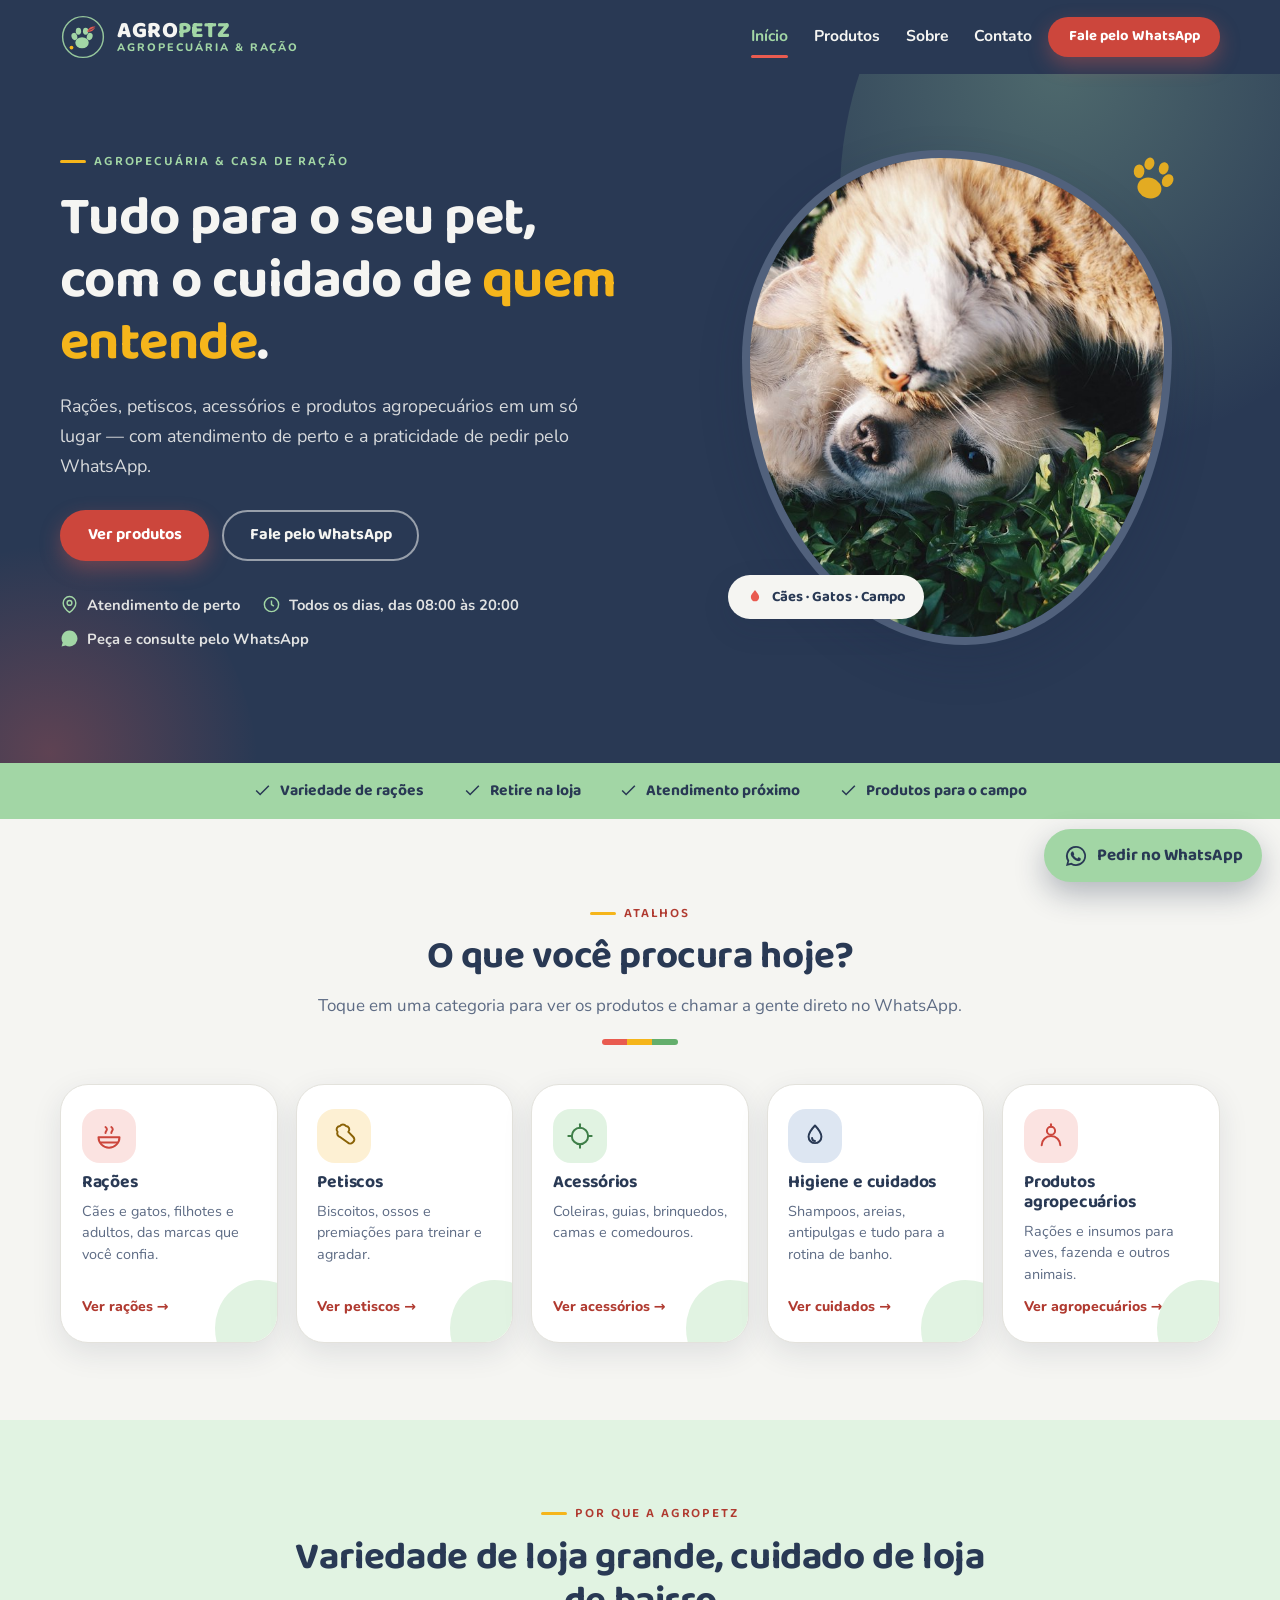
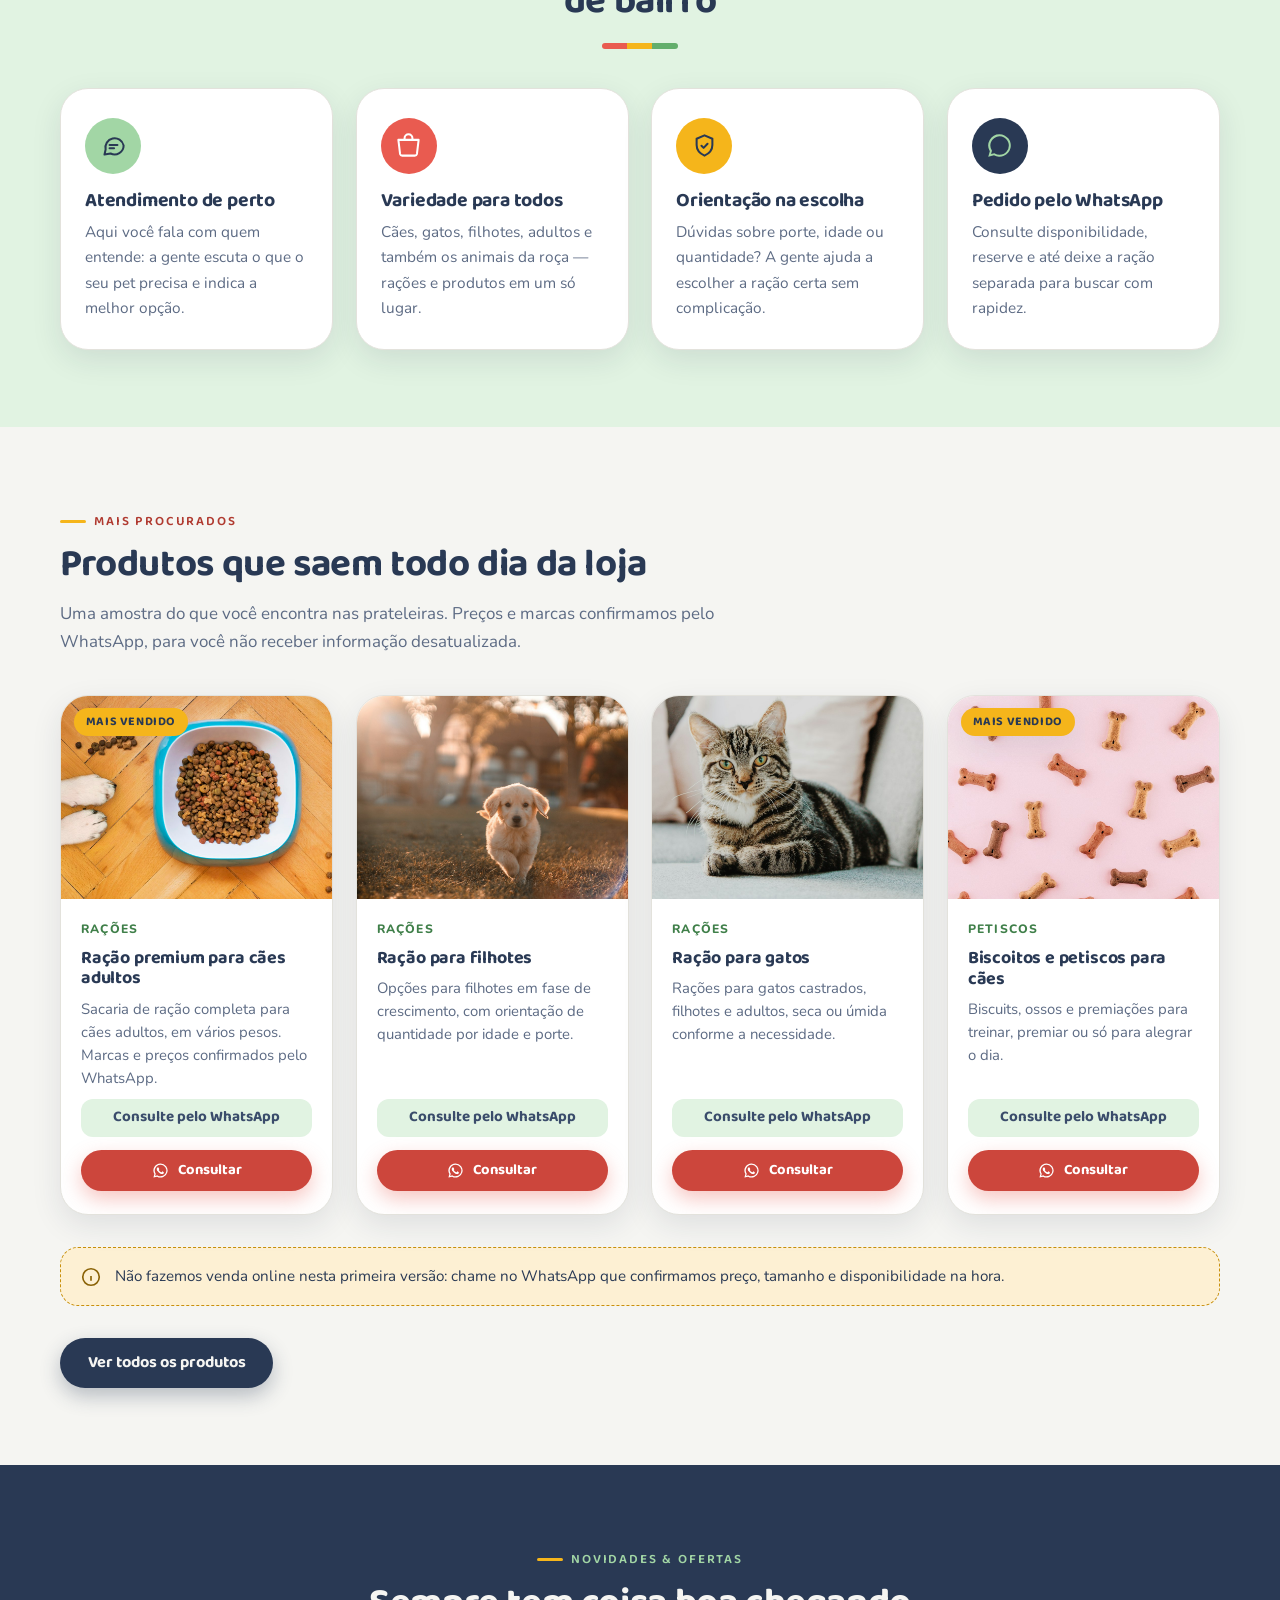
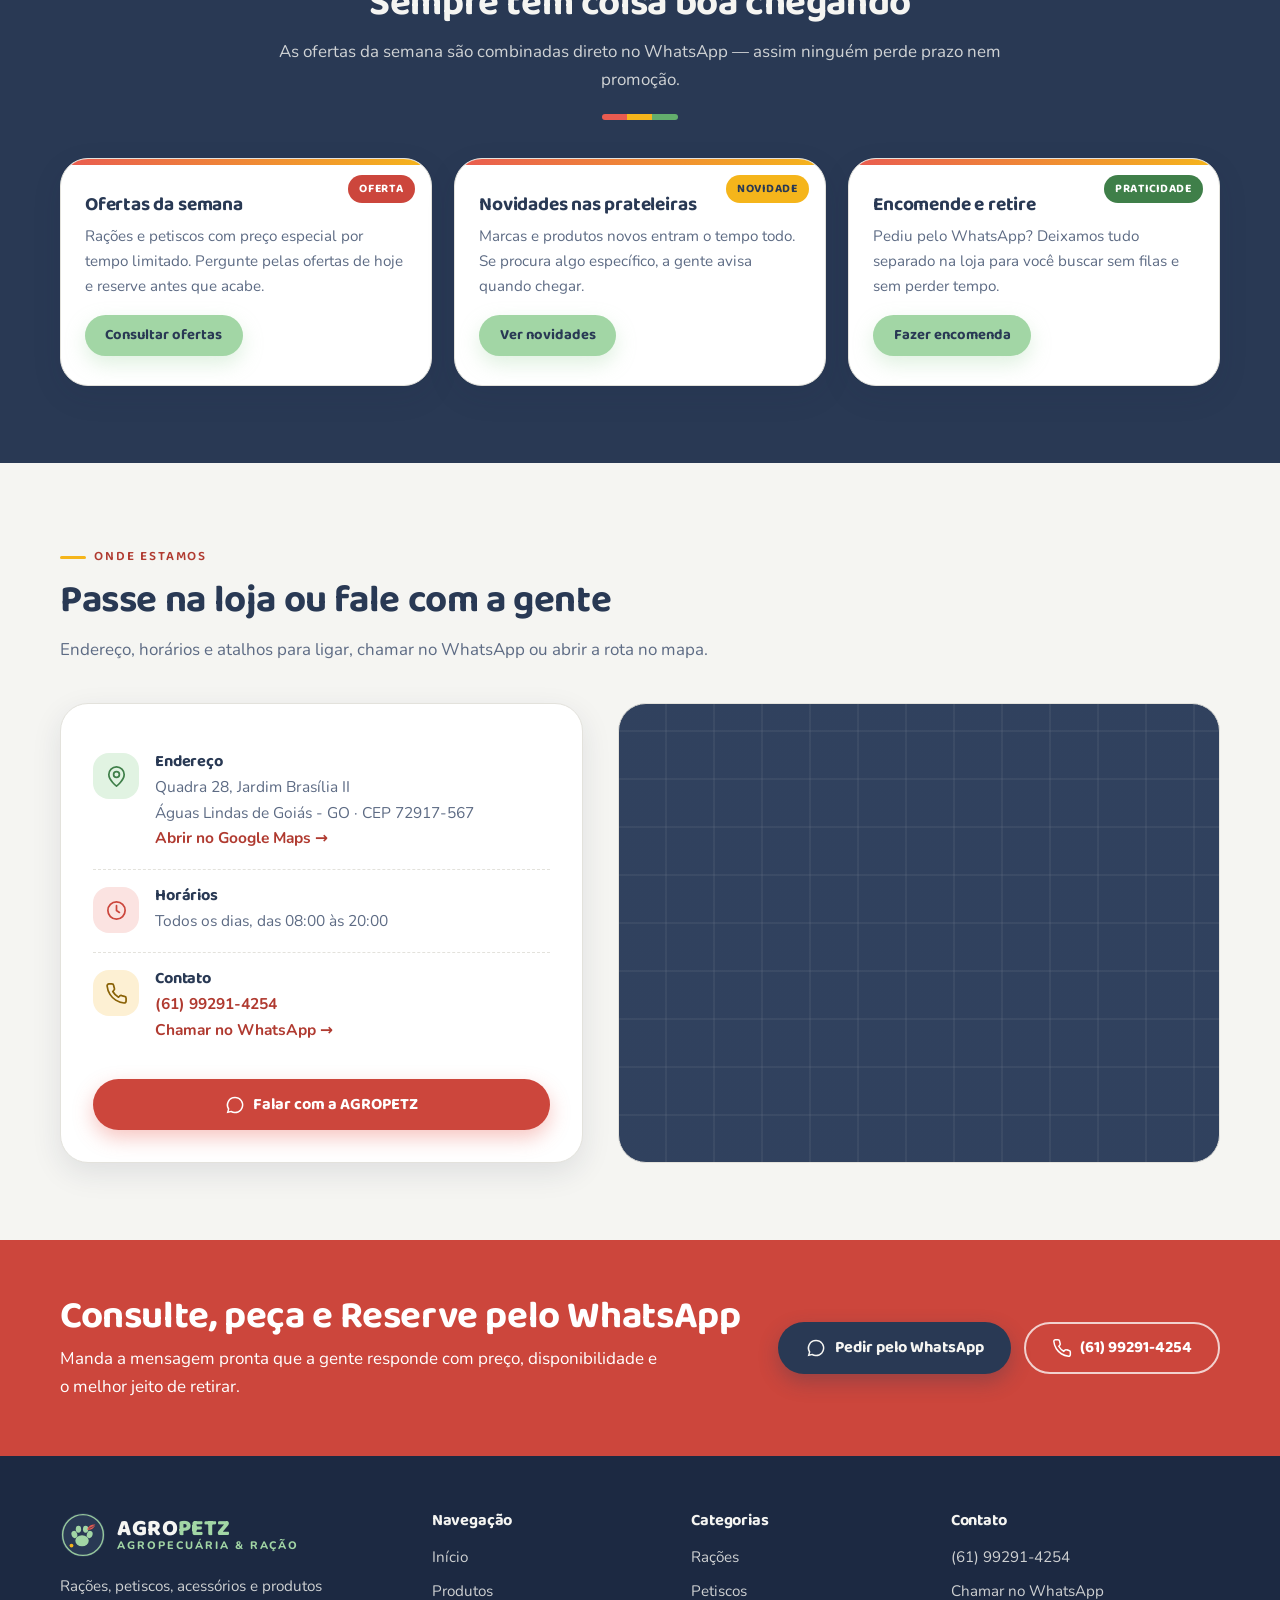
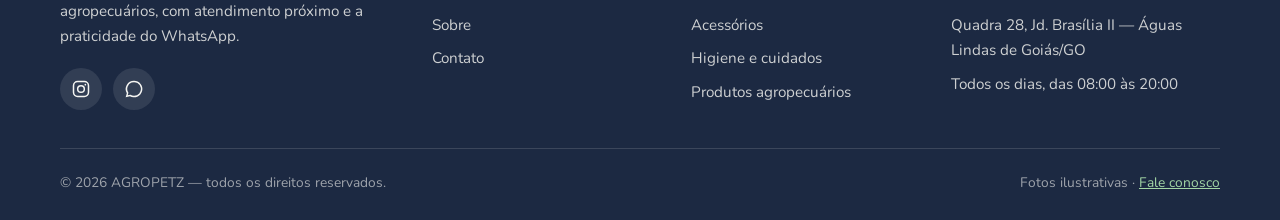
<file: index.html>
<!DOCTYPE html>
<html lang="pt-BR">
<head>
  <meta charset="UTF-8">
  <meta name="viewport" content="width=device-width, initial-scale=1.0">
  <title>AGROPETZ — Agropecuária e casa de ração em Águas Lindas de Goiás</title>
  <meta name="description" content="AGROPETZ em Águas Lindas de Goiás: rações, petiscos, acessórios, higiene e produtos agropecuários com atendimento de perto. Consulte e peça pelo WhatsApp.">
  <meta name="theme-color" content="#293954">
  <meta property="og:title" content="AGROPETZ — Tudo para o seu pet, com cuidado de perto">
  <meta property="og:description" content="Rações, petiscos, acessórios e produtos agropecuários. Consulte e peça pelo WhatsApp.">
  <meta property="og:type" content="website">
  <meta property="og:locale" content="pt_BR">
  <link rel="icon" type="image/svg+xml" href="img/favicon.svg">
  <link rel="preconnect" href="https://fonts.googleapis.com">
  <link rel="preconnect" href="https://fonts.gstatic.com" crossorigin>
  <link href="https://fonts.googleapis.com/css2?family=Baloo+2:wght@600;700;800&family=Nunito:wght@400;600;700;800&display=swap" rel="stylesheet">
  <link rel="stylesheet" href="css/style.css">
</head>
<body>
  <a class="pular-conteudo" href="#conteudo">Pular para o conteúdo</a>

  <!-- ================= Cabeçalho ================= -->
  <header class="site-header">
    <div class="container header-inner">
      <a class="marca" href="index.html">
        <img class="marca__emblema" src="img/emblema.svg" alt="AGROPETZ — emblema da marca" width="46" height="46">
        <span class="marca__lockup">
          <span class="marca__nome">AGRO<em>PETZ</em></span>
          <span class="marca__sub">Agropecuária &amp; Ração</span>
        </span>
      </a>

      <nav class="nav-principal" id="nav-principal" aria-label="Navegação principal">
        <a href="index.html" aria-current="page">Início</a>
        <a href="produtos.html">Produtos</a>
        <a href="sobre.html">Sobre</a>
        <a href="contato.html">Contato</a>
      </nav>

      <div class="header-acoes">
        <a class="btn btn--coral btn--pequeno"
           data-zap="Olá! Vim pelo site da AGROPETZ e gostaria de atendimento."
           href="#">Fale pelo WhatsApp</a>
        <button class="btn-menu" id="btn-menu" aria-expanded="false" aria-controls="nav-principal" aria-label="Abrir menu">
          <span class="barras" aria-hidden="true"><i></i><i></i><i></i></span>
        </button>
      </div>
    </div>
  </header>

  <main id="conteudo">

    <!-- ================= Banner principal ================= -->
    <section class="hero">
      <div class="container hero__grade">
        <div class="hero__conteudo">
          <span class="acento">Agropecuária &amp; casa de ração</span>
          <h1>Tudo para o seu pet, com o cuidado de <span>quem entende</span>.</h1>
          <p class="hero__sub">
            Rações, petiscos, acessórios e produtos agropecuários em um só lugar —
            com atendimento de perto e a praticidade de pedir pelo WhatsApp.
          </p>
          <div class="hero__acoes">
            <a class="btn btn--coral" href="produtos.html">Ver produtos</a>
            <a class="btn btn--contorno"
               data-zap="Olá! Vim pelo site da AGROPETZ e gostaria de atendimento."
               href="#">Fale pelo WhatsApp</a>
          </div>
          <ul class="hero__selos">
            <li>
              <svg viewBox="0 0 24 24" fill="none" stroke="currentColor" stroke-width="1.8" aria-hidden="true"><path d="M20 10c0 6-8 12-8 12s-8-6-8-12a8 8 0 0 1 16 0z"/><circle cx="12" cy="10" r="3"/></svg>
              Atendimento de perto
            </li>
            <li>
              <svg viewBox="0 0 24 24" fill="none" stroke="currentColor" stroke-width="1.8" aria-hidden="true"><circle cx="12" cy="12" r="9"/><path d="M12 7v5l3 2"/></svg>
              Todos os dias, das 08:00 às 20:00
            </li>
            <li>
              <svg viewBox="0 0 24 24" fill="currentColor" aria-hidden="true"><path d="M12 2a10 10 0 0 0-8.6 15.1L2 22l5.1-1.3A10 10 0 1 0 12 2z"/></svg>
              Peça e consulte pelo WhatsApp
            </li>
          </ul>
        </div>

        <div class="hero__midia">
          <div class="hero__foto">
            <img src="img/hero-pets.jpg" alt="Gato e cachorro deitados juntos na grama, amigos" width="430" height="538">
          </div>
          <p class="hero__selo">
            <svg viewBox="0 0 24 24" fill="currentColor" aria-hidden="true"><path d="M12 2.7c1.6 2.9 5.5 5.6 5.5 9.6a5.5 5.5 0 0 1-11 0c0-4 3.9-6.7 5.5-9.6z"/></svg>
            Cães · Gatos · Campo
          </p>
          <svg class="hero__pata" viewBox="0 0 64 64" fill="currentColor" aria-hidden="true">
            <ellipse cx="32" cy="42" rx="10.5" ry="8.8"/>
            <ellipse cx="19" cy="31" rx="4.6" ry="5.9" transform="rotate(-16 19 31)"/>
            <ellipse cx="45" cy="31" rx="4.6" ry="5.9" transform="rotate(16 45 31)"/>
            <ellipse cx="25.5" cy="22" rx="4.2" ry="5.4"/>
            <ellipse cx="38.5" cy="22" rx="4.2" ry="5.4"/>
          </svg>
        </div>
      </div>
    </section>

    <!-- ================= Faixa de confiança ================= -->
    <div class="faixa-confianca">
      <div class="container faixa-confianca__inner">
        <span>
          <svg viewBox="0 0 24 24" fill="none" stroke="currentColor" stroke-width="2" aria-hidden="true"><path d="M20 6 9 17l-5-5"/></svg>
          Variedade de rações
        </span>
        <span>
          <svg viewBox="0 0 24 24" fill="none" stroke="currentColor" stroke-width="2" aria-hidden="true"><path d="M20 6 9 17l-5-5"/></svg>
          Retire na loja
        </span>
        <span>
          <svg viewBox="0 0 24 24" fill="none" stroke="currentColor" stroke-width="2" aria-hidden="true"><path d="M20 6 9 17l-5-5"/></svg>
          Atendimento próximo
        </span>
        <span>
          <svg viewBox="0 0 24 24" fill="none" stroke="currentColor" stroke-width="2" aria-hidden="true"><path d="M20 6 9 17l-5-5"/></svg>
          Produtos para o campo
        </span>
      </div>
    </div>

    <!-- ================= Categorias ================= -->
    <section class="secao secao--creme" id="categorias">
      <div class="container">
        <div class="cabecalho-secao cabecalho-secao--centro revelar">
          <span class="acento">Atalhos</span>
          <h2>O que você procura hoje?</h2>
          <p class="lead">Toque em uma categoria para ver os produtos e chamar a gente direto no WhatsApp.</p>
          <div class="ornamento" aria-hidden="true"><span></span></div>
        </div>

        <div class="grade-categorias">
          <a class="card-categoria revelar" href="produtos.html?categoria=Rações">
            <span class="card-categoria__icone" aria-hidden="true">
              <svg viewBox="0 0 24 24" fill="none" stroke="currentColor" stroke-width="1.7" stroke-linecap="round" stroke-linejoin="round"><path d="M3 13h18a9 9 0 0 1-18 0z"/><path d="M5 17.5h14"/><path d="M9 9.5c0-1.5 1.2-2 1.2-3.2S9 4.3 9 4.3"/><path d="M14 9.5c0-1.5 1.2-2 1.2-3.2S14 4.3 14 4.3"/></svg>
            </span>
            <h3>Rações</h3>
            <p>Cães e gatos, filhotes e adultos, das marcas que você confia.</p>
            <span class="card-categoria__link">Ver rações →</span>
          </a>

          <a class="card-categoria revelar" href="produtos.html?categoria=Petiscos">
            <span class="card-categoria__icone" aria-hidden="true">
              <svg viewBox="0 0 24 24" fill="none" stroke="currentColor" stroke-width="1.7" stroke-linecap="round" stroke-linejoin="round"><path d="M6.5 8.5a3 3 0 0 1 2.1-5.1 3 3 0 0 1 5 0 3 3 0 0 1 2.1 5.1l4.3 4.3a3 3 0 0 1 0 4.2l-.6.6a3 3 0 0 1-4.2 0L8.6 12.8a3 3 0 0 1-2.1-4.3z"/></svg>
            </span>
            <h3>Petiscos</h3>
            <p>Biscoitos, ossos e premiações para treinar e agradar.</p>
            <span class="card-categoria__link">Ver petiscos →</span>
          </a>

          <a class="card-categoria revelar" href="produtos.html?categoria=Acessórios">
            <span class="card-categoria__icone" aria-hidden="true">
              <svg viewBox="0 0 24 24" fill="none" stroke="currentColor" stroke-width="1.7" stroke-linecap="round" stroke-linejoin="round"><circle cx="12" cy="12" r="7"/><path d="M12 5V2"/><path d="M12 19v3"/><path d="M5 12H2"/><path d="M19 12h3"/></svg>
            </span>
            <h3>Acessórios</h3>
            <p>Coleiras, guias, brinquedos, camas e comedouros.</p>
            <span class="card-categoria__link">Ver acessórios →</span>
          </a>

          <a class="card-categoria revelar" href="produtos.html?categoria=Higiene e cuidados">
            <span class="card-categoria__icone" aria-hidden="true">
              <svg viewBox="0 0 24 24" fill="none" stroke="currentColor" stroke-width="1.7" stroke-linecap="round" stroke-linejoin="round"><path d="M12 3s5.5 5.8 5.5 9.6a5.5 5.5 0 1 1-11 0C6.5 8.8 12 3 12 3z"/><path d="M9.5 13.8a2.6 2.6 0 0 0 2.5 2.4"/></svg>
            </span>
            <h3>Higiene e cuidados</h3>
            <p>Shampoos, areias, antipulgas e tudo para a rotina de banho.</p>
            <span class="card-categoria__link">Ver cuidados →</span>
          </a>

          <a class="card-categoria revelar" href="produtos.html?categoria=Agropecuários">
            <span class="card-categoria__icone" aria-hidden="true">
              <svg viewBox="0 0 24 24" fill="none" stroke="currentColor" stroke-width="1.7" stroke-linecap="round" stroke-linejoin="round"><path d="M4 20c0-4.4 3.6-8 8-8s8 3.6 8 8"/><circle cx="12" cy="7.5" r="3.5"/><path d="M12 4V2"/></svg>
            </span>
            <h3>Produtos agropecuários</h3>
            <p>Rações e insumos para aves, fazenda e outros animais.</p>
            <span class="card-categoria__link">Ver agropecuários →</span>
          </a>
        </div>
      </div>
    </section>

    <!-- ================= Diferenciais ================= -->
    <section class="secao secao--menta" id="diferenciais">
      <div class="container">
        <div class="cabecalho-secao cabecalho-secao--centro revelar">
          <span class="acento">Por que a AGROPETZ</span>
          <h2>Variedade de loja grande, cuidado de loja de bairro</h2>
          <div class="ornamento" aria-hidden="true"><span></span></div>
        </div>

        <div class="grade-diferenciais">
          <article class="diferencial revelar">
            <span class="diferencial__icone" aria-hidden="true">
              <svg viewBox="0 0 24 24" fill="none" stroke="currentColor" stroke-width="1.8" stroke-linecap="round" stroke-linejoin="round"><path d="M21 12a8 8 0 0 1-11.6 7.1L4 20l1-4.4A8 8 0 1 1 21 12z"/><path d="M8.5 11.5h7"/><path d="M8.5 14.5h4"/></svg>
            </span>
            <h3>Atendimento de perto</h3>
            <p>Aqui você fala com quem entende: a gente escuta o que o seu pet precisa e indica a melhor opção.</p>
          </article>

          <article class="diferencial revelar">
            <span class="diferencial__icone" aria-hidden="true">
              <svg viewBox="0 0 24 24" fill="none" stroke="currentColor" stroke-width="1.8" stroke-linecap="round" stroke-linejoin="round"><path d="M3 7h18l-1.5 12.5a2 2 0 0 1-2 1.5h-11a2 2 0 0 1-2-1.5z"/><path d="M8.5 7V5.5a3.5 3.5 0 0 1 7 0V7"/></svg>
            </span>
            <h3>Variedade para todos</h3>
            <p>Cães, gatos, filhotes, adultos e também os animais da roça — rações e produtos em um só lugar.</p>
          </article>

          <article class="diferencial revelar">
            <span class="diferencial__icone" aria-hidden="true">
              <svg viewBox="0 0 24 24" fill="none" stroke="currentColor" stroke-width="1.8" stroke-linecap="round" stroke-linejoin="round"><path d="M12 3l7 3v5.5c0 4.3-3 7.6-7 9.5-4-1.9-7-5.2-7-9.5V6z"/><path d="M9.3 12.2l1.9 1.9 3.5-3.7"/></svg>
            </span>
            <h3>Orientação na escolha</h3>
            <p>Dúvidas sobre porte, idade ou quantidade? A gente ajuda a escolher a ração certa sem complicação.</p>
          </article>

          <article class="diferencial revelar">
            <span class="diferencial__icone" aria-hidden="true">
              <svg viewBox="0 0 24 24" fill="currentColor" aria-hidden="true"><path d="M12 2a10 10 0 0 0-8.6 15.1L2 22l5.1-1.3A10 10 0 1 0 12 2zm0 18.2a8.2 8.2 0 0 1-4.2-1.2l-.3-.2-3 .8.8-3-.2-.3A8.2 8.2 0 1 1 12 20.2z"/></svg>
            </span>
            <h3>Pedido pelo WhatsApp</h3>
            <p>Consulte disponibilidade, reserve e até deixe a ração separada para buscar com rapidez.</p>
          </article>
        </div>
      </div>
    </section>

    <!-- ================= Produtos em destaque ================= -->
    <section class="secao secao--creme" id="destaques">
      <div class="container">
        <div class="cabecalho-secao revelar">
          <span class="acento">Mais procurados</span>
          <h2>Produtos que saem todo dia da loja</h2>
          <p class="lead">Uma amostra do que você encontra nas prateleiras. Preços e marcas confirmamos pelo WhatsApp, para você não receber informação desatualizada.</p>
        </div>

        <div class="grade-produtos" id="grade-produtos" data-limite="4"></div>

        <div class="aviso-produtos revelar">
          <svg viewBox="0 0 24 24" fill="none" stroke="currentColor" stroke-width="1.8" aria-hidden="true"><circle cx="12" cy="12" r="9"/><path d="M12 11v5"/><path d="M12 8h.01"/></svg>
          <span>Não fazemos venda online nesta primeira versão: chame no WhatsApp que confirmamos preço, tamanho e disponibilidade na hora.</span>
        </div>

        <div style="margin-top:2rem" class="revelar">
          <a class="btn btn--escuro" href="produtos.html">Ver todos os produtos</a>
        </div>
      </div>
    </section>

    <!-- ================= Ofertas e novidades ================= -->
    <section class="secao secao--marinho" id="novidades">
      <div class="container">
        <div class="cabecalho-secao cabecalho-secao--centro revelar">
          <span class="acento">Novidades &amp; ofertas</span>
          <h2>Sempre tem coisa boa chegando</h2>
          <p class="lead">As ofertas da semana são combinadas direto no WhatsApp — assim ninguém perde prazo nem promoção.</p>
          <div class="ornamento" aria-hidden="true"><span></span></div>
        </div>

        <div class="grade-ofertas">
          <article class="card-oferta revelar">
            <span class="card-oferta__selo">Oferta</span>
            <h3>Ofertas da semana</h3>
            <p>Rações e petiscos com preço especial por tempo limitado. Pergunte pelas ofertas de hoje e reserve antes que acabe.</p>
            <p style="margin-top:1rem">
              <a class="btn btn--menta btn--pequeno"
                 data-zap="Olá! Vim pelo site da AGROPETZ e gostaria de saber as ofertas da semana."
                 href="#">Consultar ofertas</a>
            </p>
          </article>

          <article class="card-oferta revelar">
            <span class="card-oferta__selo" style="background:var(--dourado);color:var(--marinho)">Novidade</span>
            <h3>Novidades nas prateleiras</h3>
            <p>Marcas e produtos novos entram o tempo todo. Se procura algo específico, a gente avisa quando chegar.</p>
            <p style="margin-top:1rem">
              <a class="btn btn--menta btn--pequeno"
                 data-zap="Olá! Vim pelo site da AGROPETZ e gostaria de saber as novidades da loja."
                 href="#">Ver novidades</a>
            </p>
          </article>

          <article class="card-oferta revelar">
            <span class="card-oferta__selo" style="background:var(--menta-texto);color:#fff">Praticidade</span>
            <h3>Encomende e retire</h3>
            <p>Pediu pelo WhatsApp? Deixamos tudo separado na loja para você buscar sem filas e sem perder tempo.</p>
            <p style="margin-top:1rem">
              <a class="btn btn--menta btn--pequeno"
                 data-zap="Olá! Vim pelo site da AGROPETZ e gostaria de encomendar um produto para retirar na loja."
                 href="#">Fazer encomenda</a>
            </p>
          </article>
        </div>
      </div>
    </section>

    <!-- ================= Localização e horários ================= -->
    <section class="secao secao--creme" id="local">
      <div class="container">
        <div class="cabecalho-secao revelar">
          <span class="acento">Onde estamos</span>
          <h2>Passe na loja ou fale com a gente</h2>
          <p class="lead">Endereço, horários e atalhos para ligar, chamar no WhatsApp ou abrir a rota no mapa.</p>
        </div>

        <div class="grade-local">
          <div class="painel-info revelar">
            <div class="info-linha">
              <span class="info-linha__icone" aria-hidden="true">
                <svg viewBox="0 0 24 24" fill="none" stroke="currentColor" stroke-width="1.8" stroke-linecap="round" stroke-linejoin="round"><path d="M20 10c0 6-8 12-8 12s-8-6-8-12a8 8 0 0 1 16 0z"/><circle cx="12" cy="10" r="3"/></svg>
              </span>
              <div>
                <h3>Endereço</h3>
                <p>Quadra 28, Jardim Brasília II<br>Águas Lindas de Goiás - GO · CEP 72917-567</p>
                <p><a href="https://www.google.com/maps/dir/?api=1&destination=Quadra+28,+Jardim+Bras%C3%ADlia+II,+%C3%81guas+Lindas+de+Goi%C3%A1s+-+GO,+72917-567" target="_blank" rel="noopener">Abrir no Google Maps →</a></p>
              </div>
            </div>

            <div class="info-linha">
              <span class="info-linha__icone" aria-hidden="true">
                <svg viewBox="0 0 24 24" fill="none" stroke="currentColor" stroke-width="1.8" stroke-linecap="round" stroke-linejoin="round"><circle cx="12" cy="12" r="9"/><path d="M12 7v5l3 2"/></svg>
              </span>
              <div>
                <h3>Horários</h3>
                <p>Todos os dias, das 08:00 às 20:00</p>
              </div>
            </div>

            <div class="info-linha">
              <span class="info-linha__icone" aria-hidden="true">
                <svg viewBox="0 0 24 24" fill="none" stroke="currentColor" stroke-width="1.8" stroke-linecap="round" stroke-linejoin="round"><path d="M22 16.9v3a2 2 0 0 1-2.2 2 19.8 19.8 0 0 1-8.6-3 19.5 19.5 0 0 1-6-6 19.8 19.8 0 0 1-3-8.7A2 2 0 0 1 4.1 2h3a2 2 0 0 1 2 1.7c.1 1 .4 1.9.7 2.8a2 2 0 0 1-.5 2.1L8.1 9.9a16 16 0 0 0 6 6l1.3-1.3a2 2 0 0 1 2.1-.4c.9.3 1.8.6 2.8.7a2 2 0 0 1 1.7 2z"/></svg>
              </span>
              <div>
                <h3>Contato</h3>
                <p><a href="tel:+5561992914254">(61) 99291-4254</a></p>
                <p><a data-zap="Olá! Vim pelo site da AGROPETZ." href="#">Chamar no WhatsApp →</a></p>
              </div>
            </div>

            <a class="btn btn--coral btn--bloco" style="margin-top:1.2rem"
               data-zap="Olá! Vim pelo site da AGROPETZ e gostaria de atendimento."
               href="#">
              <svg viewBox="0 0 24 24" fill="currentColor" aria-hidden="true"><path d="M12 2a10 10 0 0 0-8.6 15.1L2 22l5.1-1.3A10 10 0 1 0 12 2zm0 18.2a8.2 8.2 0 0 1-4.2-1.2l-.3-.2-3 .8.8-3-.2-.3A8.2 8.2 0 1 1 12 20.2z"/></svg>
              Falar com a AGROPETZ
            </a>
          </div>

          <div class="mapa revelar">
            <iframe
              src="https://www.google.com/maps?q=Quadra+28,+Jardim+Bras%C3%ADlia+II,+%C3%81guas+Lindas+de+Goi%C3%A1s+-+GO,+72917-567&output=embed"
              title="Mapa da localização da AGROPETZ em Águas Lindas de Goiás"
              loading="lazy"
              referrerpolicy="no-referrer-when-downgrade"></iframe>
          </div>
        </div>
      </div>
    </section>

    <!-- ================= Chamada para contato ================= -->
    <section class="banda-coral">
      <div class="container banda-coral__inner">
        <div>
          <h2>Consulte, peça e Reserve pelo WhatsApp</h2>
          <p>Manda a mensagem pronta que a gente responde com preço, disponibilidade e o melhor jeito de retirar.</p>
        </div>
        <div class="banda-coral__acoes">
          <a class="btn btn--escuro"
             data-zap="Olá! Vim pelo site da AGROPETZ e gostaria de fazer um pedido."
             href="#">
            <svg viewBox="0 0 24 24" fill="currentColor" aria-hidden="true"><path d="M12 2a10 10 0 0 0-8.6 15.1L2 22l5.1-1.3A10 10 0 1 0 12 2zm0 18.2a8.2 8.2 0 0 1-4.2-1.2l-.3-.2-3 .8.8-3-.2-.3A8.2 8.2 0 1 1 12 20.2z"/></svg>
            Pedir pelo WhatsApp
          </a>
          <a class="btn btn--contorno" href="tel:+5561992914254">
            <svg viewBox="0 0 24 24" fill="none" stroke="currentColor" stroke-width="1.8" aria-hidden="true"><path d="M22 16.9v3a2 2 0 0 1-2.2 2 19.8 19.8 0 0 1-8.6-3 19.5 19.5 0 0 1-6-6 19.8 19.8 0 0 1-3-8.7A2 2 0 0 1 4.1 2h3a2 2 0 0 1 2 1.7c.1 1 .4 1.9.7 2.8a2 2 0 0 1-.5 2.1L8.1 9.9a16 16 0 0 0 6 6l1.3-1.3a2 2 0 0 1 2.1-.4c.9.3 1.8.6 2.8.7a2 2 0 0 1 1.7 2z"/></svg>
            (61) 99291-4254
          </a>
        </div>
      </div>
    </section>
  </main>

  <!-- ================= Rodapé ================= -->
  <footer class="site-footer">
    <div class="container">
      <div class="rodape-grade">
        <div class="rodape-marca">
          <a class="marca" href="index.html">
            <img class="marca__emblema" src="img/emblema.svg" alt="AGROPETZ — emblema da marca" width="46" height="46">
            <span class="marca__lockup">
              <span class="marca__nome">AGRO<em>PETZ</em></span>
              <span class="marca__sub">Agropecuária &amp; Ração</span>
            </span>
          </a>
          <p>Rações, petiscos, acessórios e produtos agropecuários, com atendimento próximo e a praticidade do WhatsApp.</p>
          <div class="redes">
            <a href="https://www.instagram.com/agropetz20/" target="_blank" rel="noopener" aria-label="Instagram da AGROPETZ (@agropetz20)">
              <svg viewBox="0 0 24 24" fill="none" stroke="currentColor" stroke-width="1.8" aria-hidden="true"><rect x="3" y="3" width="18" height="18" rx="5"/><circle cx="12" cy="12" r="4"/><circle cx="17.2" cy="6.8" r="1" fill="currentColor" stroke="none"/></svg>
            </a>
            <a data-zap="Olá! Vim pelo site da AGROPETZ." href="#" aria-label="WhatsApp da AGROPETZ">
              <svg viewBox="0 0 24 24" fill="currentColor" aria-hidden="true"><path d="M12 2a10 10 0 0 0-8.6 15.1L2 22l5.1-1.3A10 10 0 1 0 12 2zm0 18.2a8.2 8.2 0 0 1-4.2-1.2l-.3-.2-3 .8.8-3-.2-.3A8.2 8.2 0 1 1 12 20.2z"/></svg>
            </a>
          </div>
        </div>

        <div>
          <h2 class="rodape-titulo">Navegação</h2>
          <ul class="rodape-lista">
            <li><a href="index.html">Início</a></li>
            <li><a href="produtos.html">Produtos</a></li>
            <li><a href="sobre.html">Sobre</a></li>
            <li><a href="contato.html">Contato</a></li>
          </ul>
        </div>

        <div>
          <h2 class="rodape-titulo">Categorias</h2>
          <ul class="rodape-lista">
            <li><a href="produtos.html?categoria=Rações">Rações</a></li>
            <li><a href="produtos.html?categoria=Petiscos">Petiscos</a></li>
            <li><a href="produtos.html?categoria=Acessórios">Acessórios</a></li>
            <li><a href="produtos.html?categoria=Higiene e cuidados">Higiene e cuidados</a></li>
            <li><a href="produtos.html?categoria=Agropecuários">Produtos agropecuários</a></li>
          </ul>
        </div>

        <div>
          <h2 class="rodape-titulo">Contato</h2>
          <ul class="rodape-lista">
            <li><a href="tel:+5561992914254">(61) 99291-4254</a></li>
            <li><a data-zap="Olá! Vim pelo site da AGROPETZ." href="#">Chamar no WhatsApp</a></li>
            <li>Quadra 28, Jd. Brasília II — Águas Lindas de Goiás/GO</li>
            <li>Todos os dias, das 08:00 às 20:00</li>
          </ul>
        </div>
      </div>

      <div class="rodape-base">
        <span>© <span id="ano">2026</span> AGROPETZ — todos os direitos reservados.</span>
        <span>Fotos ilustrativas · <a href="contato.html">Fale conosco</a></span>
      </div>
    </div>
  </footer>

  <a class="zap-flutuante"
     data-zap="Olá! Vim pelo site da AGROPETZ e gostaria de atendimento."
     href="#">
    <svg viewBox="0 0 24 24" fill="currentColor" aria-hidden="true"><path d="M12 2a10 10 0 0 0-8.6 15.1L2 22l5.1-1.3A10 10 0 1 0 12 2zm0 18.2a8.2 8.2 0 0 1-4.2-1.2l-.3-.2-3 .8.8-3-.2-.3A8.2 8.2 0 1 1 12 20.2zm4.6-6.1c-.3-.1-1.5-.7-1.7-.8-.2-.1-.4-.1-.6.1-.2.3-.6.8-.8 1-.1.2-.3.2-.5.1a6.7 6.7 0 0 1-3.3-2.9c-.2-.4 0-.5.1-.7l.4-.5c.1-.2.1-.3 0-.5l-.8-1.9c-.2-.5-.4-.4-.6-.4h-.5c-.2 0-.5.1-.7.3-.2.3-.9.9-.9 2.2s.9 2.5 1.1 2.7a11 11 0 0 0 4.2 3.7c.6.3 1 .4 1.4.5.6.2 1.1.2 1.5.1.5-.1 1.5-.6 1.7-1.2.2-.6.2-1.1.1-1.2l-.4-.4z"/></svg>
    <span>Pedir no WhatsApp</span>
  </a>

  <script src="js/catalogo.js"></script>
  <script src="js/main.js"></script>
</body>
</html>
</file>
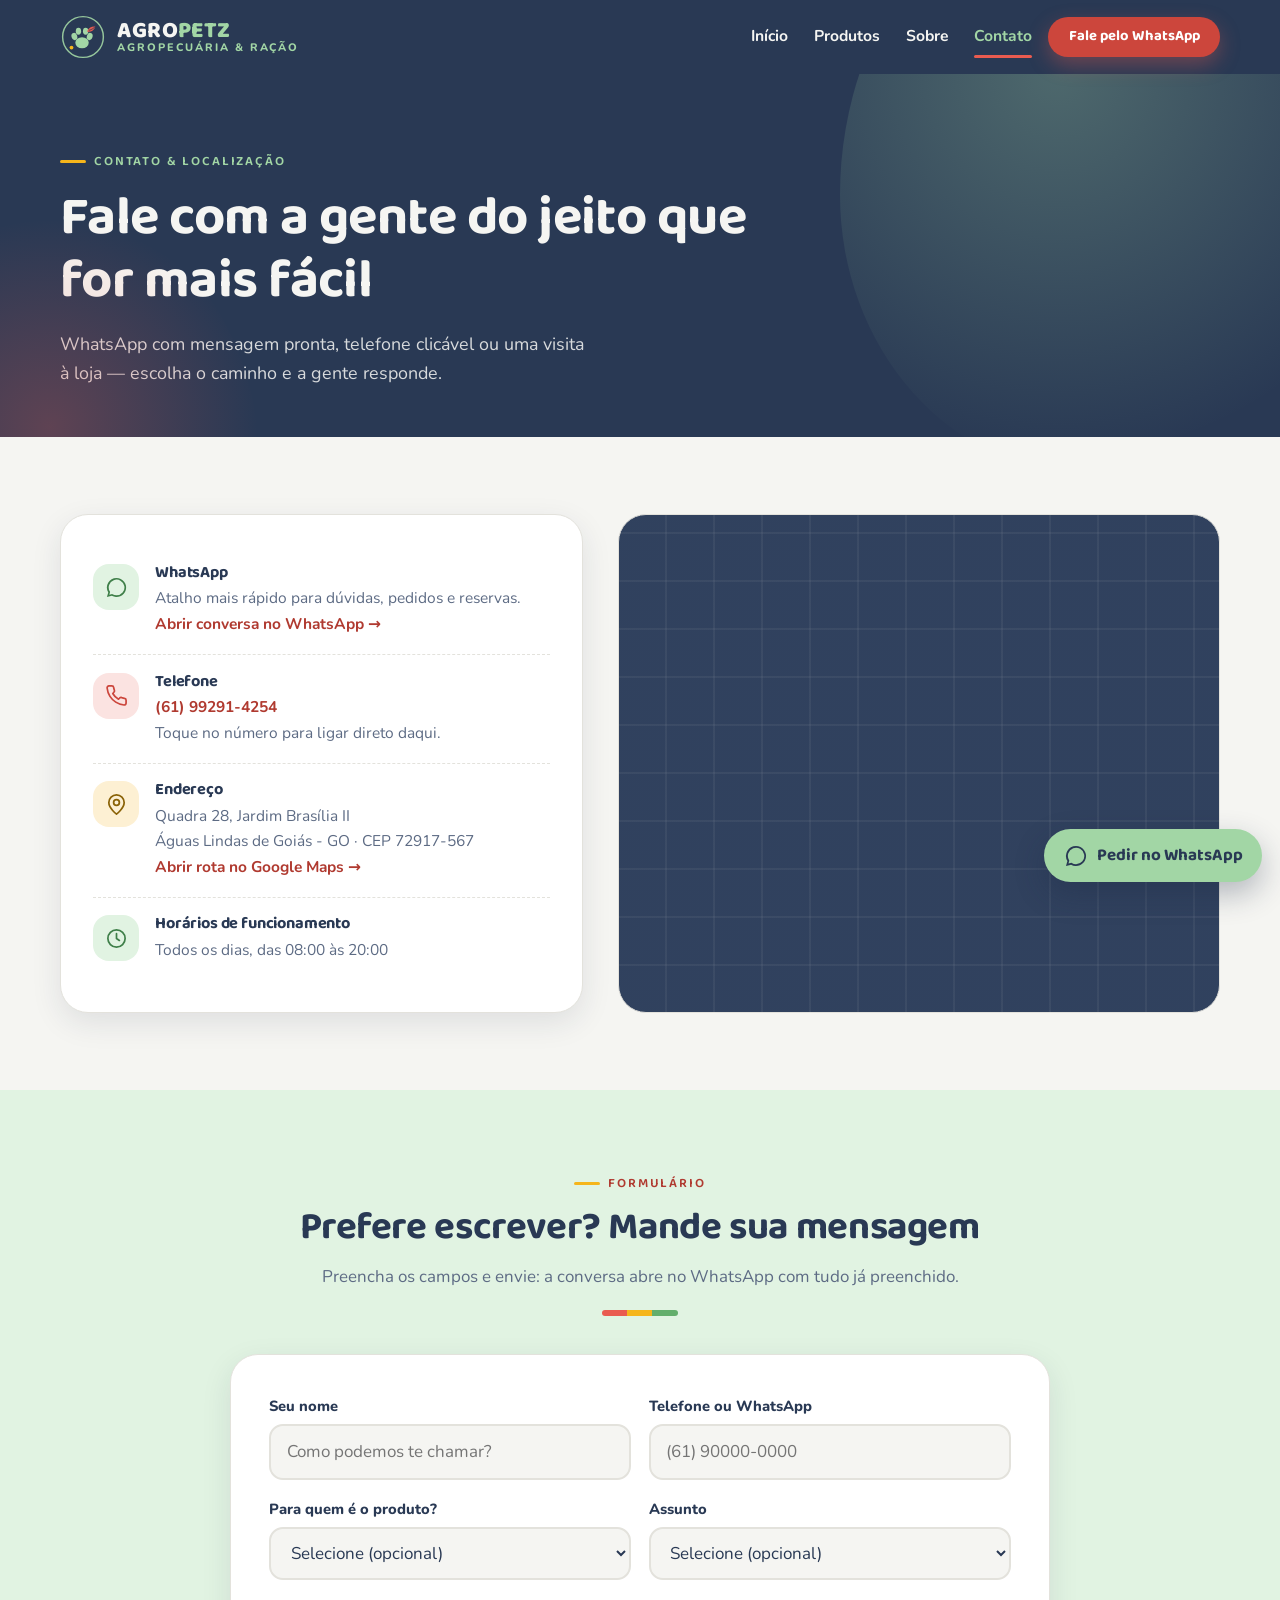
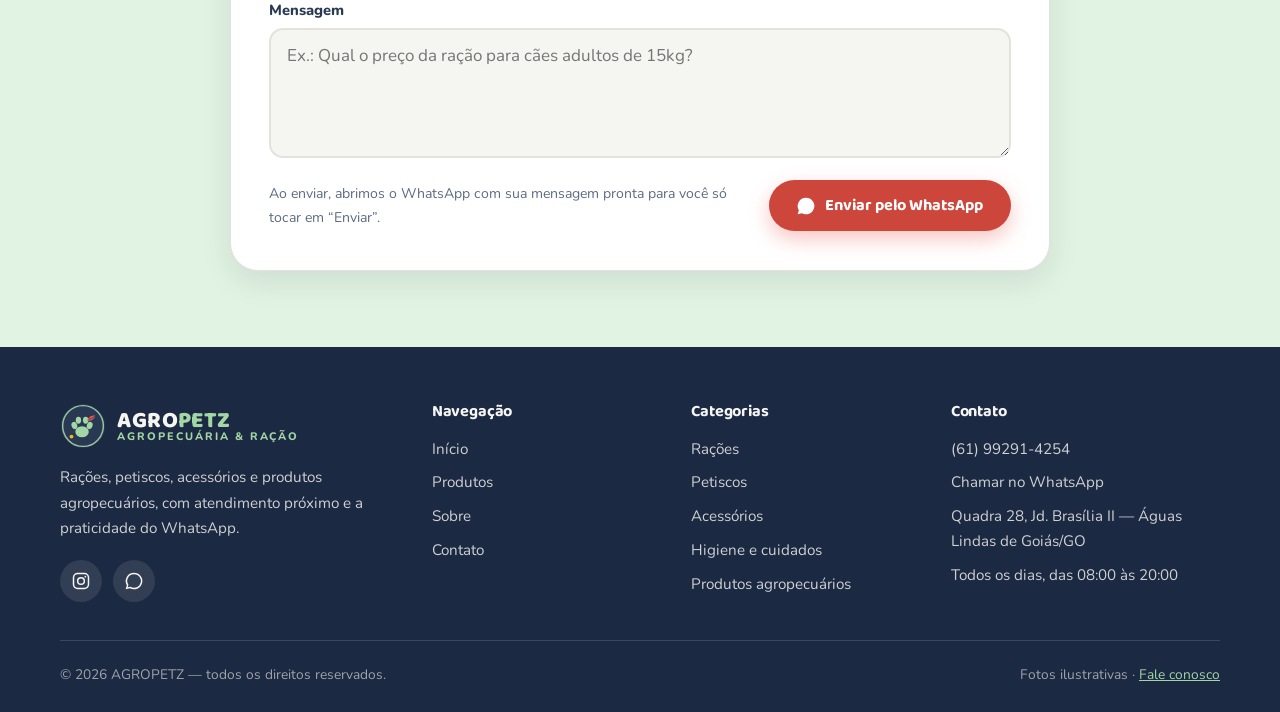
<file: contato.html>
<!DOCTYPE html>
<html lang="pt-BR">
<head>
  <meta charset="UTF-8">
  <meta name="viewport" content="width=device-width, initial-scale=1.0">
  <title>Contato e localização — AGROPETZ | Águas Lindas de Goiás</title>
  <meta name="description" content="Fale com a AGROPETZ em Águas Lindas de Goiás: WhatsApp, telefone, endereço com rota no mapa e horários da agropecuária e casa de ração.">
  <meta name="theme-color" content="#293954">
  <meta property="og:title" content="Contato da AGROPETZ — WhatsApp, telefone e localização">
  <meta property="og:description" content="Chame no WhatsApp, ligue ou venha até a loja. Horários e endereço aqui.">
  <meta property="og:type" content="website">
  <meta property="og:locale" content="pt_BR">
  <link rel="icon" type="image/svg+xml" href="img/favicon.svg">
  <link rel="preconnect" href="https://fonts.googleapis.com">
  <link rel="preconnect" href="https://fonts.gstatic.com" crossorigin>
  <link href="https://fonts.googleapis.com/css2?family=Baloo+2:wght@600;700;800&family=Nunito:wght@400;600;700;800&display=swap" rel="stylesheet">
  <link rel="stylesheet" href="css/style.css">
</head>
<body>
  <a class="pular-conteudo" href="#conteudo">Pular para o conteúdo</a>

  <header class="site-header">
    <div class="container header-inner">
      <a class="marca" href="index.html">
        <img class="marca__emblema" src="img/emblema.svg" alt="AGROPETZ — emblema da marca" width="46" height="46">
        <span class="marca__lockup">
          <span class="marca__nome">AGRO<em>PETZ</em></span>
          <span class="marca__sub">Agropecuária &amp; Ração</span>
        </span>
      </a>

      <nav class="nav-principal" id="nav-principal" aria-label="Navegação principal">
        <a href="index.html">Início</a>
        <a href="produtos.html">Produtos</a>
        <a href="sobre.html">Sobre</a>
        <a href="contato.html" aria-current="page">Contato</a>
      </nav>

      <div class="header-acoes">
        <a class="btn btn--coral btn--pequeno"
           data-zap="Olá! Vim pelo site da AGROPETZ e gostaria de atendimento."
           href="#">Fale pelo WhatsApp</a>
        <button class="btn-menu" id="btn-menu" aria-expanded="false" aria-controls="nav-principal" aria-label="Abrir menu">
          <span class="barras" aria-hidden="true"><i></i><i></i><i></i></span>
        </button>
      </div>
    </div>
  </header>

  <main id="conteudo">

    <section class="hero" style="padding-bottom:3rem">
      <div class="container">
        <div class="hero__conteudo" style="max-width:44rem">
          <span class="acento">Contato &amp; localização</span>
          <h1 style="font-size:clamp(1.9rem,1.3rem+2.2vw,2.8rem)">Fale com a gente do jeito que for mais fácil</h1>
          <p class="hero__sub">
            WhatsApp com mensagem pronta, telefone clicável ou uma visita à loja —
            escolha o caminho e a gente responde.
          </p>
        </div>
      </div>
    </section>

    <!-- ================= Canais de contato ================= -->
    <section class="secao secao--creme">
      <div class="container grade-local">
        <div class="painel-info revelar">
          <div class="info-linha">
            <span class="info-linha__icone" aria-hidden="true">
              <svg viewBox="0 0 24 24" fill="currentColor"><path d="M12 2a10 10 0 0 0-8.6 15.1L2 22l5.1-1.3A10 10 0 1 0 12 2zm0 18.2a8.2 8.2 0 0 1-4.2-1.2l-.3-.2-3 .8.8-3-.2-.3A8.2 8.2 0 1 1 12 20.2z"/></svg>
            </span>
            <div>
              <h2>WhatsApp</h2>
              <p>Atalho mais rápido para dúvidas, pedidos e reservas.</p>
              <p><a data-zap="Olá! Vim pelo site da AGROPETZ e gostaria de atendimento." href="#">Abrir conversa no WhatsApp →</a></p>
            </div>
          </div>

          <div class="info-linha">
            <span class="info-linha__icone" aria-hidden="true">
              <svg viewBox="0 0 24 24" fill="none" stroke="currentColor" stroke-width="1.8" stroke-linecap="round" stroke-linejoin="round"><path d="M22 16.9v3a2 2 0 0 1-2.2 2 19.8 19.8 0 0 1-8.6-3 19.5 19.5 0 0 1-6-6 19.8 19.8 0 0 1-3-8.7A2 2 0 0 1 4.1 2h3a2 2 0 0 1 2 1.7c.1 1 .4 1.9.7 2.8a2 2 0 0 1-.5 2.1L8.1 9.9a16 16 0 0 0 6 6l1.3-1.3a2 2 0 0 1 2.1-.4c.9.3 1.8.6 2.8.7a2 2 0 0 1 1.7 2z"/></svg>
            </span>
            <div>
              <h2>Telefone</h2>
              <p><a href="tel:+5561992914254">(61) 99291-4254</a></p>
              <p>Toque no número para ligar direto daqui.</p>
            </div>
          </div>

          <div class="info-linha">
            <span class="info-linha__icone" aria-hidden="true">
              <svg viewBox="0 0 24 24" fill="none" stroke="currentColor" stroke-width="1.8" stroke-linecap="round" stroke-linejoin="round"><path d="M20 10c0 6-8 12-8 12s-8-6-8-12a8 8 0 0 1 16 0z"/><circle cx="12" cy="10" r="3"/></svg>
            </span>
            <div>
              <h2>Endereço</h2>
              <p>Quadra 28, Jardim Brasília II<br>Águas Lindas de Goiás - GO · CEP 72917-567</p>
              <p><a href="https://www.google.com/maps/dir/?api=1&destination=Quadra+28,+Jardim+Bras%C3%ADlia+II,+%C3%81guas+Lindas+de+Goi%C3%A1s+-+GO,+72917-567" target="_blank" rel="noopener">Abrir rota no Google Maps →</a></p>
            </div>
          </div>

          <div class="info-linha">
            <span class="info-linha__icone" aria-hidden="true">
              <svg viewBox="0 0 24 24" fill="none" stroke="currentColor" stroke-width="1.8" stroke-linecap="round" stroke-linejoin="round"><circle cx="12" cy="12" r="9"/><path d="M12 7v5l3 2"/></svg>
            </span>
            <div>
              <h2>Horários de funcionamento</h2>
              <p>Todos os dias, das 08:00 às 20:00</p>
            </div>
          </div>
        </div>

        <div class="mapa revelar">
          <iframe
            src="https://www.google.com/maps?q=Quadra+28,+Jardim+Bras%C3%ADlia+II,+%C3%81guas+Lindas+de+Goi%C3%A1s+-+GO,+72917-567&output=embed"
            title="Mapa da localização da AGROPETZ em Águas Lindas de Goiás"
            loading="lazy"
            referrerpolicy="no-referrer-when-downgrade"></iframe>
        </div>
      </div>
    </section>

    <!-- ================= Formulário ================= -->
    <section class="secao secao--menta" id="formulario">
      <div class="container" style="max-width:820px">
        <div class="cabecalho-secao cabecalho-secao--centro revelar">
          <span class="acento">Formulário</span>
          <h2>Prefere escrever? Mande sua mensagem</h2>
          <p class="lead">Preencha os campos e envie: a conversa abre no WhatsApp com tudo já preenchido.</p>
          <div class="ornamento" aria-hidden="true"><span></span></div>
        </div>

        <form class="formulario revelar" id="form-contato" novalidate>
          <div class="campos">
            <div class="campo">
              <label for="nome">Seu nome</label>
              <input id="nome" name="nome" type="text" autocomplete="name" placeholder="Como podemos te chamar?">
              <span class="campo__erro" id="erro-nome"></span>
            </div>

            <div class="campo">
              <label for="contato">Telefone ou WhatsApp</label>
              <input id="contato" name="contato" type="tel" autocomplete="tel" placeholder="(61) 90000-0000">
              <span class="campo__erro" id="erro-contato"></span>
            </div>

            <div class="campo">
              <label for="animal">Para quem é o produto?</label>
              <select id="animal" name="animal">
                <option value="">Selecione (opcional)</option>
                <option>Cachorro</option>
                <option>Gato</option>
                <option>Aves / galinhas</option>
                <option>Outros animais da fazenda</option>
                <option>Outro</option>
              </select>
            </div>

            <div class="campo">
              <label for="assunto">Assunto</label>
              <select id="assunto" name="assunto">
                <option value="">Selecione (opcional)</option>
                <option>Consulta de produto</option>
                <option>Pedido ou encomenda</option>
                <option>Ofertas e novidades</option>
                <option>Endereço e horários</option>
                <option>Outro assunto</option>
              </select>
            </div>

            <div class="campo campo--full">
              <label for="mensagem">Mensagem</label>
              <textarea id="mensagem" name="mensagem" placeholder="Ex.: Qual o preço da ração para cães adultos de 15kg?"></textarea>
              <span class="campo__erro" id="erro-mensagem"></span>
            </div>
          </div>

          <div class="formulario__rodape">
            <p>Ao enviar, abrimos o WhatsApp com sua mensagem pronta para você só tocar em “Enviar”.</p>
            <button class="btn btn--coral" type="submit">
              <svg viewBox="0 0 24 24" fill="currentColor" aria-hidden="true"><path d="M12 2a10 10 0 0 0-8.6 15.1L2 22l5.1-1.3A10 10 0 1 0 12 2z"/></svg>
              Enviar pelo WhatsApp
            </button>
          </div>

          <div class="form-sucesso" id="form-sucesso" tabindex="-1">
            <span class="form-sucesso__icone" aria-hidden="true">
              <svg viewBox="0 0 24 24" fill="none" stroke="currentColor" stroke-width="2.6" stroke-linecap="round" stroke-linejoin="round"><path d="M20 6 9 17l-5-5"/></svg>
            </span>
            <h3>Tudo certo! Sua mensagem está pronta.</h3>
            <p>Toque no botão abaixo para abrir a conversa no WhatsApp e concluir o envio.</p>
            <a class="btn btn--coral" id="sucesso-zap" href="#" target="_blank" rel="noopener">Abrir WhatsApp e enviar</a>
            <p style="margin-top:1rem">
              <button class="link-voltar" type="button" id="enviar-novamente">Editar a mensagem</button>
            </p>
          </div>
        </form>
      </div>
    </section>
  </main>

  <footer class="site-footer">
    <div class="container">
      <div class="rodape-grade">
        <div class="rodape-marca">
          <a class="marca" href="index.html">
            <img class="marca__emblema" src="img/emblema.svg" alt="AGROPETZ — emblema da marca" width="46" height="46">
            <span class="marca__lockup">
              <span class="marca__nome">AGRO<em>PETZ</em></span>
              <span class="marca__sub">Agropecuária &amp; Ração</span>
            </span>
          </a>
          <p>Rações, petiscos, acessórios e produtos agropecuários, com atendimento próximo e a praticidade do WhatsApp.</p>
          <div class="redes">
            <a href="https://www.instagram.com/agropetz20/" target="_blank" rel="noopener" aria-label="Instagram da AGROPETZ (@agropetz20)">
              <svg viewBox="0 0 24 24" fill="none" stroke="currentColor" stroke-width="1.8" aria-hidden="true"><rect x="3" y="3" width="18" height="18" rx="5"/><circle cx="12" cy="12" r="4"/><circle cx="17.2" cy="6.8" r="1" fill="currentColor" stroke="none"/></svg>
            </a>
            <a data-zap="Olá! Vim pelo site da AGROPETZ." href="#" aria-label="WhatsApp da AGROPETZ">
              <svg viewBox="0 0 24 24" fill="currentColor" aria-hidden="true"><path d="M12 2a10 10 0 0 0-8.6 15.1L2 22l5.1-1.3A10 10 0 1 0 12 2zm0 18.2a8.2 8.2 0 0 1-4.2-1.2l-.3-.2-3 .8.8-3-.2-.3A8.2 8.2 0 1 1 12 20.2z"/></svg>
            </a>
          </div>
        </div>

        <div>
          <h2 class="rodape-titulo">Navegação</h2>
          <ul class="rodape-lista">
            <li><a href="index.html">Início</a></li>
            <li><a href="produtos.html">Produtos</a></li>
            <li><a href="sobre.html">Sobre</a></li>
            <li><a href="contato.html">Contato</a></li>
          </ul>
        </div>

        <div>
          <h2 class="rodape-titulo">Categorias</h2>
          <ul class="rodape-lista">
            <li><a href="produtos.html?categoria=Rações">Rações</a></li>
            <li><a href="produtos.html?categoria=Petiscos">Petiscos</a></li>
            <li><a href="produtos.html?categoria=Acessórios">Acessórios</a></li>
            <li><a href="produtos.html?categoria=Higiene e cuidados">Higiene e cuidados</a></li>
            <li><a href="produtos.html?categoria=Agropecuários">Produtos agropecuários</a></li>
          </ul>
        </div>

        <div>
          <h2 class="rodape-titulo">Contato</h2>
          <ul class="rodape-lista">
            <li><a href="tel:+5561992914254">(61) 99291-4254</a></li>
            <li><a data-zap="Olá! Vim pelo site da AGROPETZ." href="#">Chamar no WhatsApp</a></li>
            <li>Quadra 28, Jd. Brasília II — Águas Lindas de Goiás/GO</li>
            <li>Todos os dias, das 08:00 às 20:00</li>
          </ul>
        </div>
      </div>

      <div class="rodape-base">
        <span>© <span id="ano">2026</span> AGROPETZ — todos os direitos reservados.</span>
        <span>Fotos ilustrativas · <a href="contato.html">Fale conosco</a></span>
      </div>
    </div>
  </footer>

  <a class="zap-flutuante"
     data-zap="Olá! Vim pelo site da AGROPETZ e gostaria de atendimento."
     href="#">
    <svg viewBox="0 0 24 24" fill="currentColor" aria-hidden="true"><path d="M12 2a10 10 0 0 0-8.6 15.1L2 22l5.1-1.3A10 10 0 1 0 12 2zm0 18.2a8.2 8.2 0 0 1-4.2-1.2l-.3-.2-3 .8.8-3-.2-.3A8.2 8.2 0 1 1 12 20.2z"/></svg>
    <span>Pedir no WhatsApp</span>
  </a>

  <script src="js/catalogo.js"></script>
  <script src="js/main.js"></script>
</body>
</html>
</file>
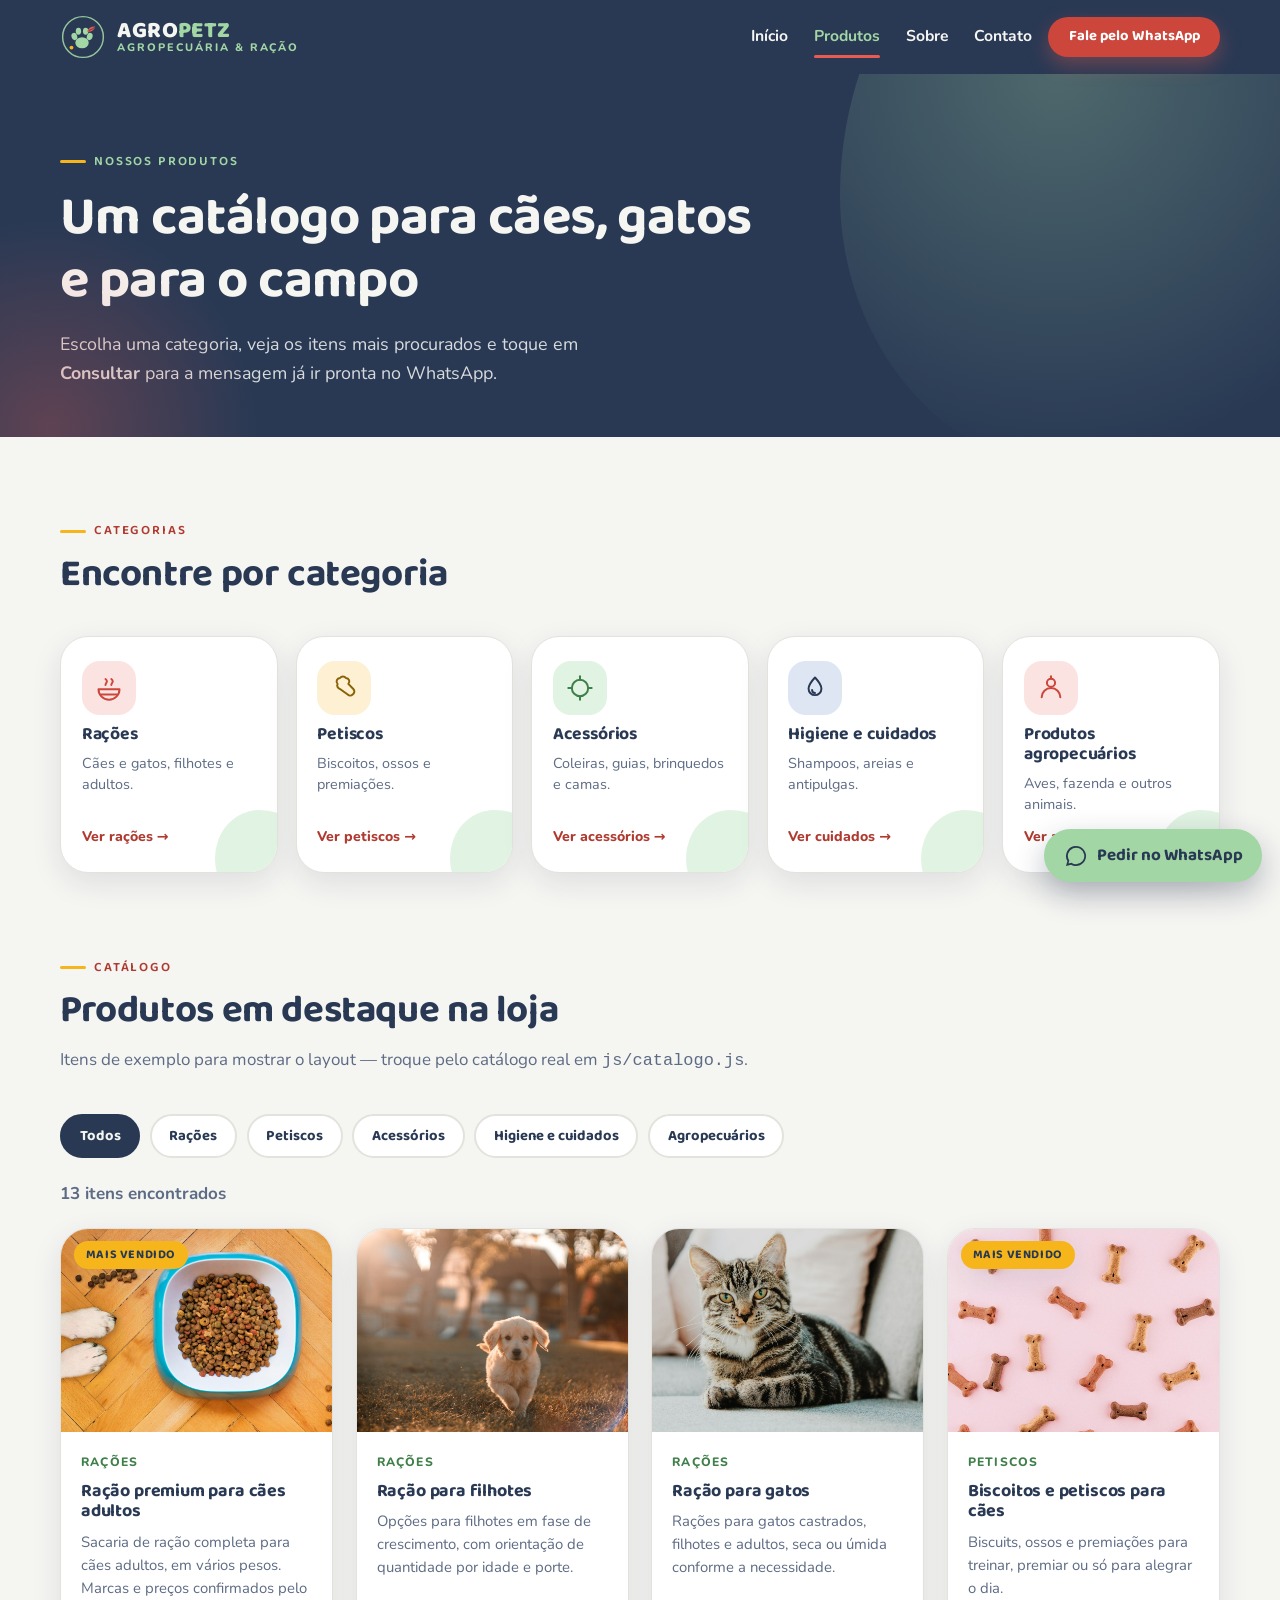
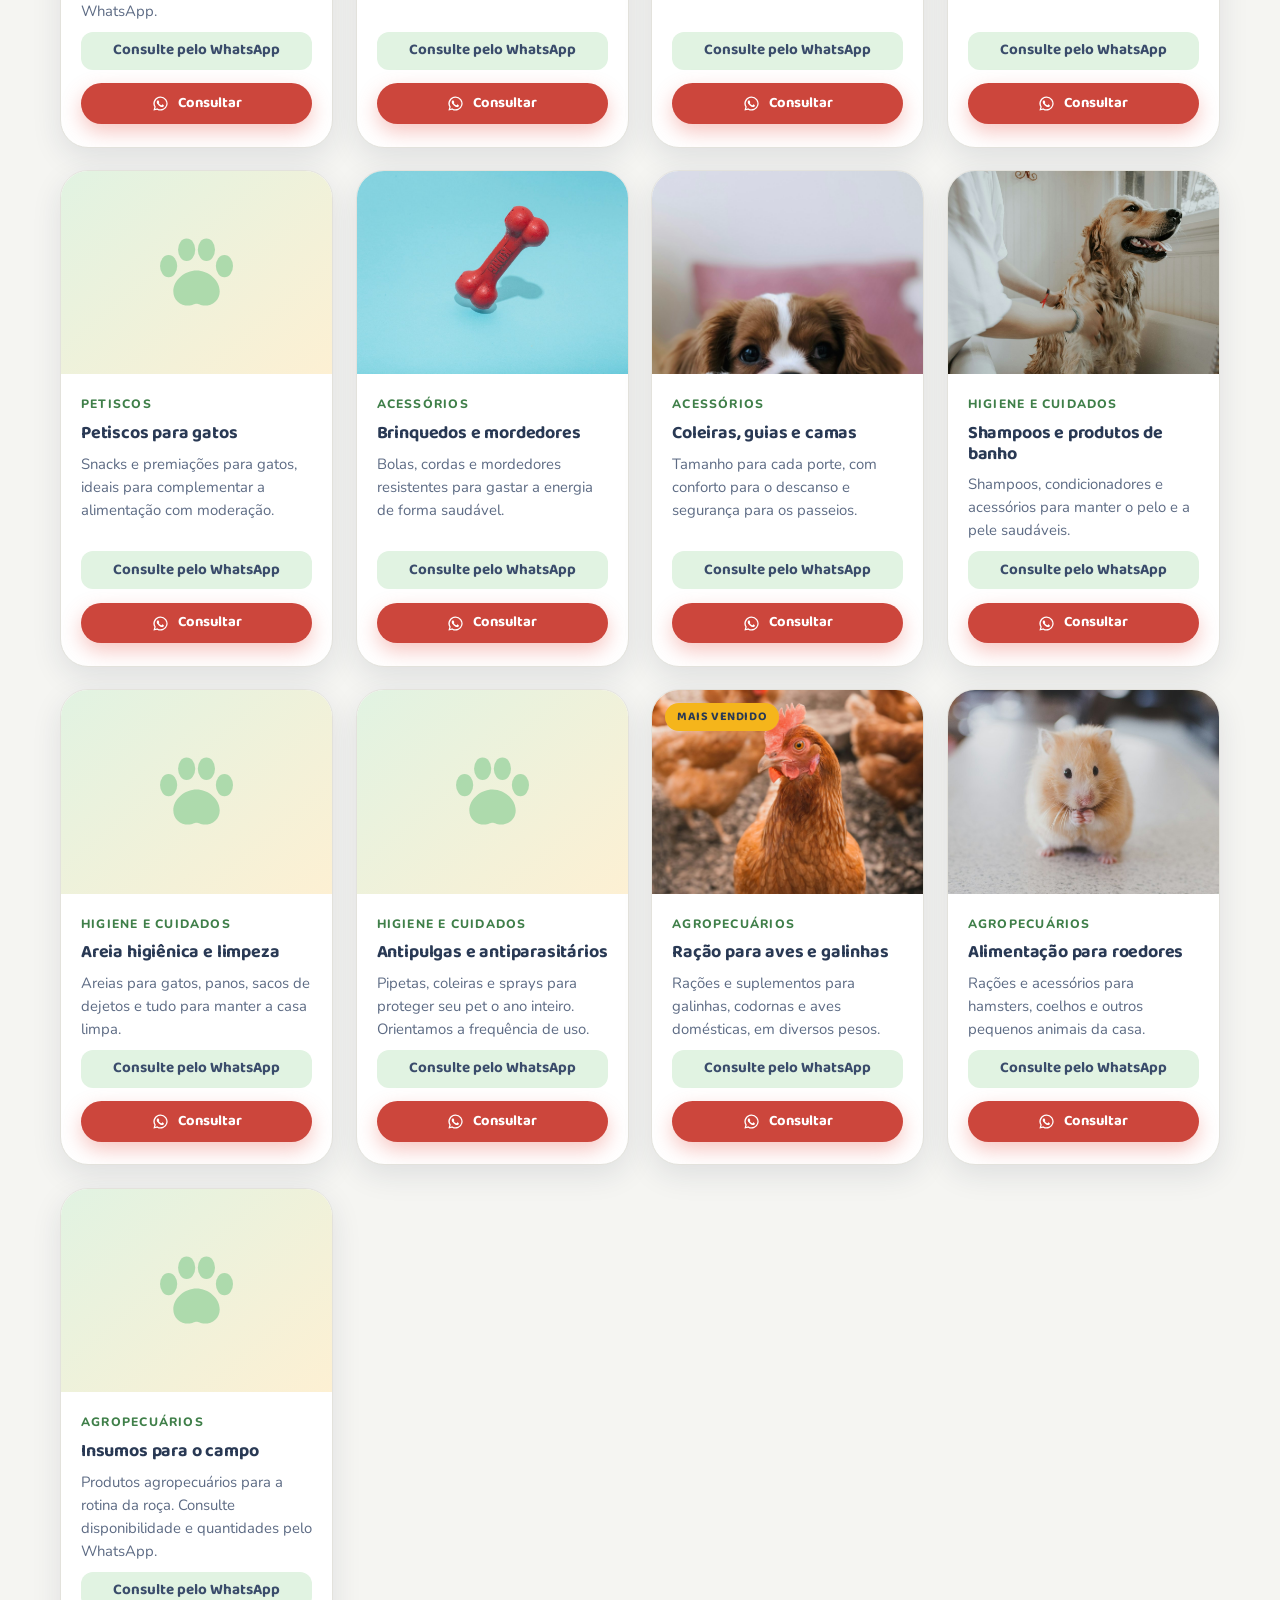
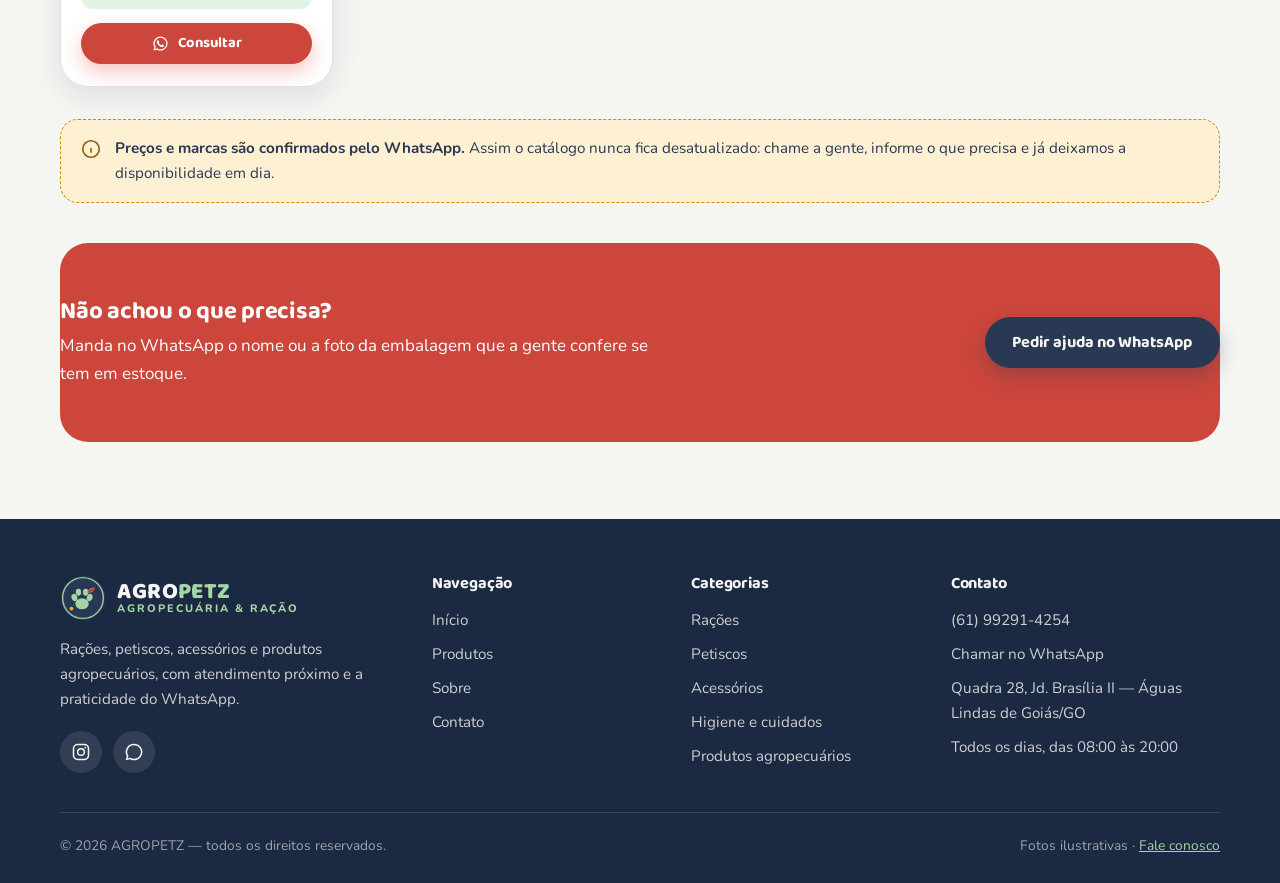
<file: produtos.html>
<!DOCTYPE html>
<html lang="pt-BR">
<head>
  <meta charset="UTF-8">
  <meta name="viewport" content="width=device-width, initial-scale=1.0">
  <title>Produtos — Rações, petiscos e acessórios | AGROPETZ Águas Lindas</title>
  <meta name="description" content="Catálogo da AGROPETZ em Águas Lindas de Goiás: rações para cães e gatos, petiscos, acessórios, higiene e produtos agropecuários. Consulte pelo WhatsApp.">
  <meta name="theme-color" content="#293954">
  <meta property="og:title" content="Produtos da AGROPETZ — encontre o que seu pet precisa">
  <meta property="og:description" content="Rações, petiscos, acessórios, higiene e produtos agropecuários. Consulte pelo WhatsApp.">
  <meta property="og:type" content="website">
  <meta property="og:locale" content="pt_BR">
  <link rel="icon" type="image/svg+xml" href="img/favicon.svg">
  <link rel="preconnect" href="https://fonts.googleapis.com">
  <link rel="preconnect" href="https://fonts.gstatic.com" crossorigin>
  <link href="https://fonts.googleapis.com/css2?family=Baloo+2:wght@600;700;800&family=Nunito:wght@400;600;700;800&display=swap" rel="stylesheet">
  <link rel="stylesheet" href="css/style.css">
</head>
<body>
  <a class="pular-conteudo" href="#conteudo">Pular para o conteúdo</a>

  <header class="site-header">
    <div class="container header-inner">
      <a class="marca" href="index.html">
        <img class="marca__emblema" src="img/emblema.svg" alt="AGROPETZ — emblema da marca" width="46" height="46">
        <span class="marca__lockup">
          <span class="marca__nome">AGRO<em>PETZ</em></span>
          <span class="marca__sub">Agropecuária &amp; Ração</span>
        </span>
      </a>

      <nav class="nav-principal" id="nav-principal" aria-label="Navegação principal">
        <a href="index.html">Início</a>
        <a href="produtos.html" aria-current="page">Produtos</a>
        <a href="sobre.html">Sobre</a>
        <a href="contato.html">Contato</a>
      </nav>

      <div class="header-acoes">
        <a class="btn btn--coral btn--pequeno"
           data-zap="Olá! Vim pelo site da AGROPETZ e gostaria de atendimento."
           href="#">Fale pelo WhatsApp</a>
        <button class="btn-menu" id="btn-menu" aria-expanded="false" aria-controls="nav-principal" aria-label="Abrir menu">
          <span class="barras" aria-hidden="true"><i></i><i></i><i></i></span>
        </button>
      </div>
    </div>
  </header>

  <main id="conteudo">

    <!-- ================= Cabeçalho da página ================= -->
    <section class="hero" style="padding-bottom:3rem">
      <div class="container">
        <div class="hero__conteudo" style="max-width:44rem">
          <span class="acento">Nossos produtos</span>
          <h1 style="font-size:clamp(1.9rem,1.3rem+2.2vw,2.8rem)">Um catálogo para cães, gatos e para o campo</h1>
          <p class="hero__sub">
            Escolha uma categoria, veja os itens mais procurados e toque em
            <strong>Consultar</strong> para a mensagem já ir pronta no WhatsApp.
          </p>
        </div>
      </div>
    </section>

    <!-- ================= Categorias ================= -->
    <section class="secao secao--creme">
      <div class="container">
        <div class="cabecalho-secao revelar">
          <span class="acento">Categorias</span>
          <h2>Encontre por categoria</h2>
        </div>

        <div class="grade-categorias">
          <a class="card-categoria revelar" href="?categoria=Rações">
            <span class="card-categoria__icone" aria-hidden="true">
              <svg viewBox="0 0 24 24" fill="none" stroke="currentColor" stroke-width="1.7" stroke-linecap="round" stroke-linejoin="round"><path d="M3 13h18a9 9 0 0 1-18 0z"/><path d="M5 17.5h14"/><path d="M9 9.5c0-1.5 1.2-2 1.2-3.2S9 4.3 9 4.3"/><path d="M14 9.5c0-1.5 1.2-2 1.2-3.2S14 4.3 14 4.3"/></svg>
            </span>
            <h3>Rações</h3>
            <p>Cães e gatos, filhotes e adultos.</p>
            <span class="card-categoria__link">Ver rações →</span>
          </a>

          <a class="card-categoria revelar" href="?categoria=Petiscos">
            <span class="card-categoria__icone" aria-hidden="true">
              <svg viewBox="0 0 24 24" fill="none" stroke="currentColor" stroke-width="1.7" stroke-linecap="round" stroke-linejoin="round"><path d="M6.5 8.5a3 3 0 0 1 2.1-5.1 3 3 0 0 1 5 0 3 3 0 0 1 2.1 5.1l4.3 4.3a3 3 0 0 1 0 4.2l-.6.6a3 3 0 0 1-4.2 0L8.6 12.8a3 3 0 0 1-2.1-4.3z"/></svg>
            </span>
            <h3>Petiscos</h3>
            <p>Biscoitos, ossos e premiações.</p>
            <span class="card-categoria__link">Ver petiscos →</span>
          </a>

          <a class="card-categoria revelar" href="?categoria=Acessórios">
            <span class="card-categoria__icone" aria-hidden="true">
              <svg viewBox="0 0 24 24" fill="none" stroke="currentColor" stroke-width="1.7" stroke-linecap="round" stroke-linejoin="round"><circle cx="12" cy="12" r="7"/><path d="M12 5V2"/><path d="M12 19v3"/><path d="M5 12H2"/><path d="M19 12h3"/></svg>
            </span>
            <h3>Acessórios</h3>
            <p>Coleiras, guias, brinquedos e camas.</p>
            <span class="card-categoria__link">Ver acessórios →</span>
          </a>

          <a class="card-categoria revelar" href="?categoria=Higiene e cuidados">
            <span class="card-categoria__icone" aria-hidden="true">
              <svg viewBox="0 0 24 24" fill="none" stroke="currentColor" stroke-width="1.7" stroke-linecap="round" stroke-linejoin="round"><path d="M12 3s5.5 5.8 5.5 9.6a5.5 5.5 0 1 1-11 0C6.5 8.8 12 3 12 3z"/><path d="M9.5 13.8a2.6 2.6 0 0 0 2.5 2.4"/></svg>
            </span>
            <h3>Higiene e cuidados</h3>
            <p>Shampoos, areias e antipulgas.</p>
            <span class="card-categoria__link">Ver cuidados →</span>
          </a>

          <a class="card-categoria revelar" href="?categoria=Agropecuários">
            <span class="card-categoria__icone" aria-hidden="true">
              <svg viewBox="0 0 24 24" fill="none" stroke="currentColor" stroke-width="1.7" stroke-linecap="round" stroke-linejoin="round"><path d="M4 20c0-4.4 3.6-8 8-8s8 3.6 8 8"/><circle cx="12" cy="7.5" r="3.5"/><path d="M12 4V2"/></svg>
            </span>
            <h3>Produtos agropecuários</h3>
            <p>Aves, fazenda e outros animais.</p>
            <span class="card-categoria__link">Ver agropecuários →</span>
          </a>
        </div>
      </div>
    </section>

    <!-- ================= Catálogo ================= -->
    <section class="secao secao--creme" style="padding-top:0" id="catalogo">
      <div class="container">
        <div class="cabecalho-secao revelar">
          <span class="acento">Catálogo</span>
          <h2>Produtos em destaque na loja</h2>
          <p class="lead">Itens de exemplo para mostrar o layout — troque pelo catálogo real em <code>js/catalogo.js</code>.</p>
        </div>

        <div class="filtros" role="group" aria-label="Filtrar por categoria">
          <button class="filtro" data-valor="todas" aria-pressed="true">Todos</button>
          <button class="filtro" data-valor="Rações" aria-pressed="false">Rações</button>
          <button class="filtro" data-valor="Petiscos" aria-pressed="false">Petiscos</button>
          <button class="filtro" data-valor="Acessórios" aria-pressed="false">Acessórios</button>
          <button class="filtro" data-valor="Higiene e cuidados" aria-pressed="false">Higiene e cuidados</button>
          <button class="filtro" data-valor="Agropecuários" aria-pressed="false">Agropecuários</button>
        </div>

        <p class="contador" id="contador" aria-live="polite"></p>

        <div class="grade-produtos" id="grade-produtos"></div>

        <div class="aviso-produtos revelar">
          <svg viewBox="0 0 24 24" fill="none" stroke="currentColor" stroke-width="1.8" aria-hidden="true"><circle cx="12" cy="12" r="9"/><path d="M12 11v5"/><path d="M12 8h.01"/></svg>
          <span><strong>Preços e marcas são confirmados pelo WhatsApp.</strong> Assim o catálogo nunca fica desatualizado: chame a gente, informe o que precisa e já deixamos a disponibilidade em dia.</span>
        </div>

        <div class="banda-coral revelar" style="margin-top:2.5rem;border-radius:var(--raio-grande)">
          <div class="container banda-coral__inner" style="width:100%">
            <div>
              <h2 style="font-size:1.5rem">Não achou o que precisa?</h2>
              <p>Manda no WhatsApp o nome ou a foto da embalagem que a gente confere se tem em estoque.</p>
            </div>
            <div class="banda-coral__acoes">
              <a class="btn btn--escuro"
                 data-zap="Olá! Vim pelo site da AGROPETZ e procuro um produto. Pode me ajudar?"
                 href="#">
                Pedir ajuda no WhatsApp
              </a>
            </div>
          </div>
        </div>
      </div>
    </section>
  </main>

  <footer class="site-footer">
    <div class="container">
      <div class="rodape-grade">
        <div class="rodape-marca">
          <a class="marca" href="index.html">
            <img class="marca__emblema" src="img/emblema.svg" alt="AGROPETZ — emblema da marca" width="46" height="46">
            <span class="marca__lockup">
              <span class="marca__nome">AGRO<em>PETZ</em></span>
              <span class="marca__sub">Agropecuária &amp; Ração</span>
            </span>
          </a>
          <p>Rações, petiscos, acessórios e produtos agropecuários, com atendimento próximo e a praticidade do WhatsApp.</p>
          <div class="redes">
            <a href="https://www.instagram.com/agropetz20/" target="_blank" rel="noopener" aria-label="Instagram da AGROPETZ (@agropetz20)">
              <svg viewBox="0 0 24 24" fill="none" stroke="currentColor" stroke-width="1.8" aria-hidden="true"><rect x="3" y="3" width="18" height="18" rx="5"/><circle cx="12" cy="12" r="4"/><circle cx="17.2" cy="6.8" r="1" fill="currentColor" stroke="none"/></svg>
            </a>
            <a data-zap="Olá! Vim pelo site da AGROPETZ." href="#" aria-label="WhatsApp da AGROPETZ">
              <svg viewBox="0 0 24 24" fill="currentColor" aria-hidden="true"><path d="M12 2a10 10 0 0 0-8.6 15.1L2 22l5.1-1.3A10 10 0 1 0 12 2zm0 18.2a8.2 8.2 0 0 1-4.2-1.2l-.3-.2-3 .8.8-3-.2-.3A8.2 8.2 0 1 1 12 20.2z"/></svg>
            </a>
          </div>
        </div>

        <div>
          <h2 class="rodape-titulo">Navegação</h2>
          <ul class="rodape-lista">
            <li><a href="index.html">Início</a></li>
            <li><a href="produtos.html">Produtos</a></li>
            <li><a href="sobre.html">Sobre</a></li>
            <li><a href="contato.html">Contato</a></li>
          </ul>
        </div>

        <div>
          <h2 class="rodape-titulo">Categorias</h2>
          <ul class="rodape-lista">
            <li><a href="?categoria=Rações">Rações</a></li>
            <li><a href="?categoria=Petiscos">Petiscos</a></li>
            <li><a href="?categoria=Acessórios">Acessórios</a></li>
            <li><a href="?categoria=Higiene e cuidados">Higiene e cuidados</a></li>
            <li><a href="?categoria=Agropecuários">Produtos agropecuários</a></li>
          </ul>
        </div>

        <div>
          <h2 class="rodape-titulo">Contato</h2>
          <ul class="rodape-lista">
            <li><a href="tel:+5561992914254">(61) 99291-4254</a></li>
            <li><a data-zap="Olá! Vim pelo site da AGROPETZ." href="#">Chamar no WhatsApp</a></li>
            <li>Quadra 28, Jd. Brasília II — Águas Lindas de Goiás/GO</li>
            <li>Todos os dias, das 08:00 às 20:00</li>
          </ul>
        </div>
      </div>

      <div class="rodape-base">
        <span>© <span id="ano">2026</span> AGROPETZ — todos os direitos reservados.</span>
        <span>Fotos ilustrativas · <a href="contato.html">Fale conosco</a></span>
      </div>
    </div>
  </footer>

  <a class="zap-flutuante"
     data-zap="Olá! Vim pelo site da AGROPETZ e gostaria de atendimento."
     href="#">
    <svg viewBox="0 0 24 24" fill="currentColor" aria-hidden="true"><path d="M12 2a10 10 0 0 0-8.6 15.1L2 22l5.1-1.3A10 10 0 1 0 12 2zm0 18.2a8.2 8.2 0 0 1-4.2-1.2l-.3-.2-3 .8.8-3-.2-.3A8.2 8.2 0 1 1 12 20.2z"/></svg>
    <span>Pedir no WhatsApp</span>
  </a>

  <script src="js/catalogo.js"></script>
  <script src="js/main.js"></script>
</body>
</html>
</file>
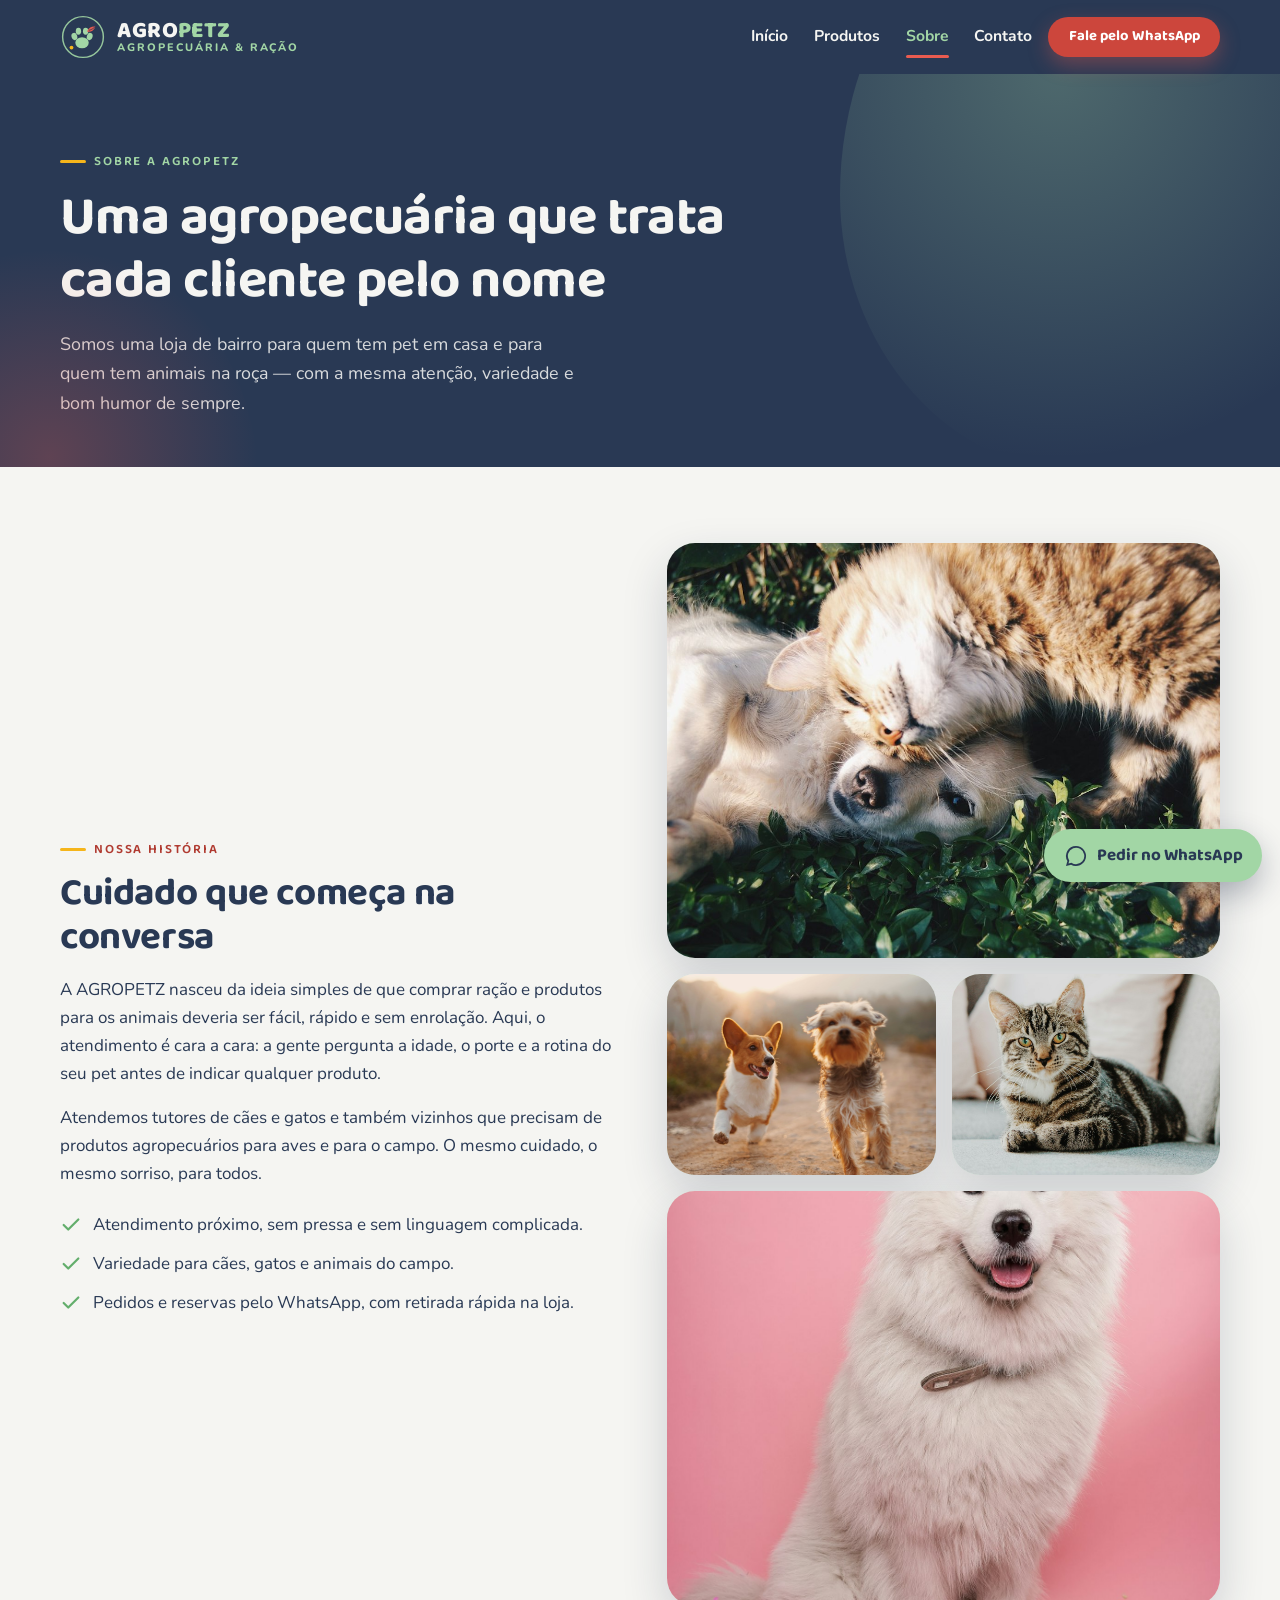
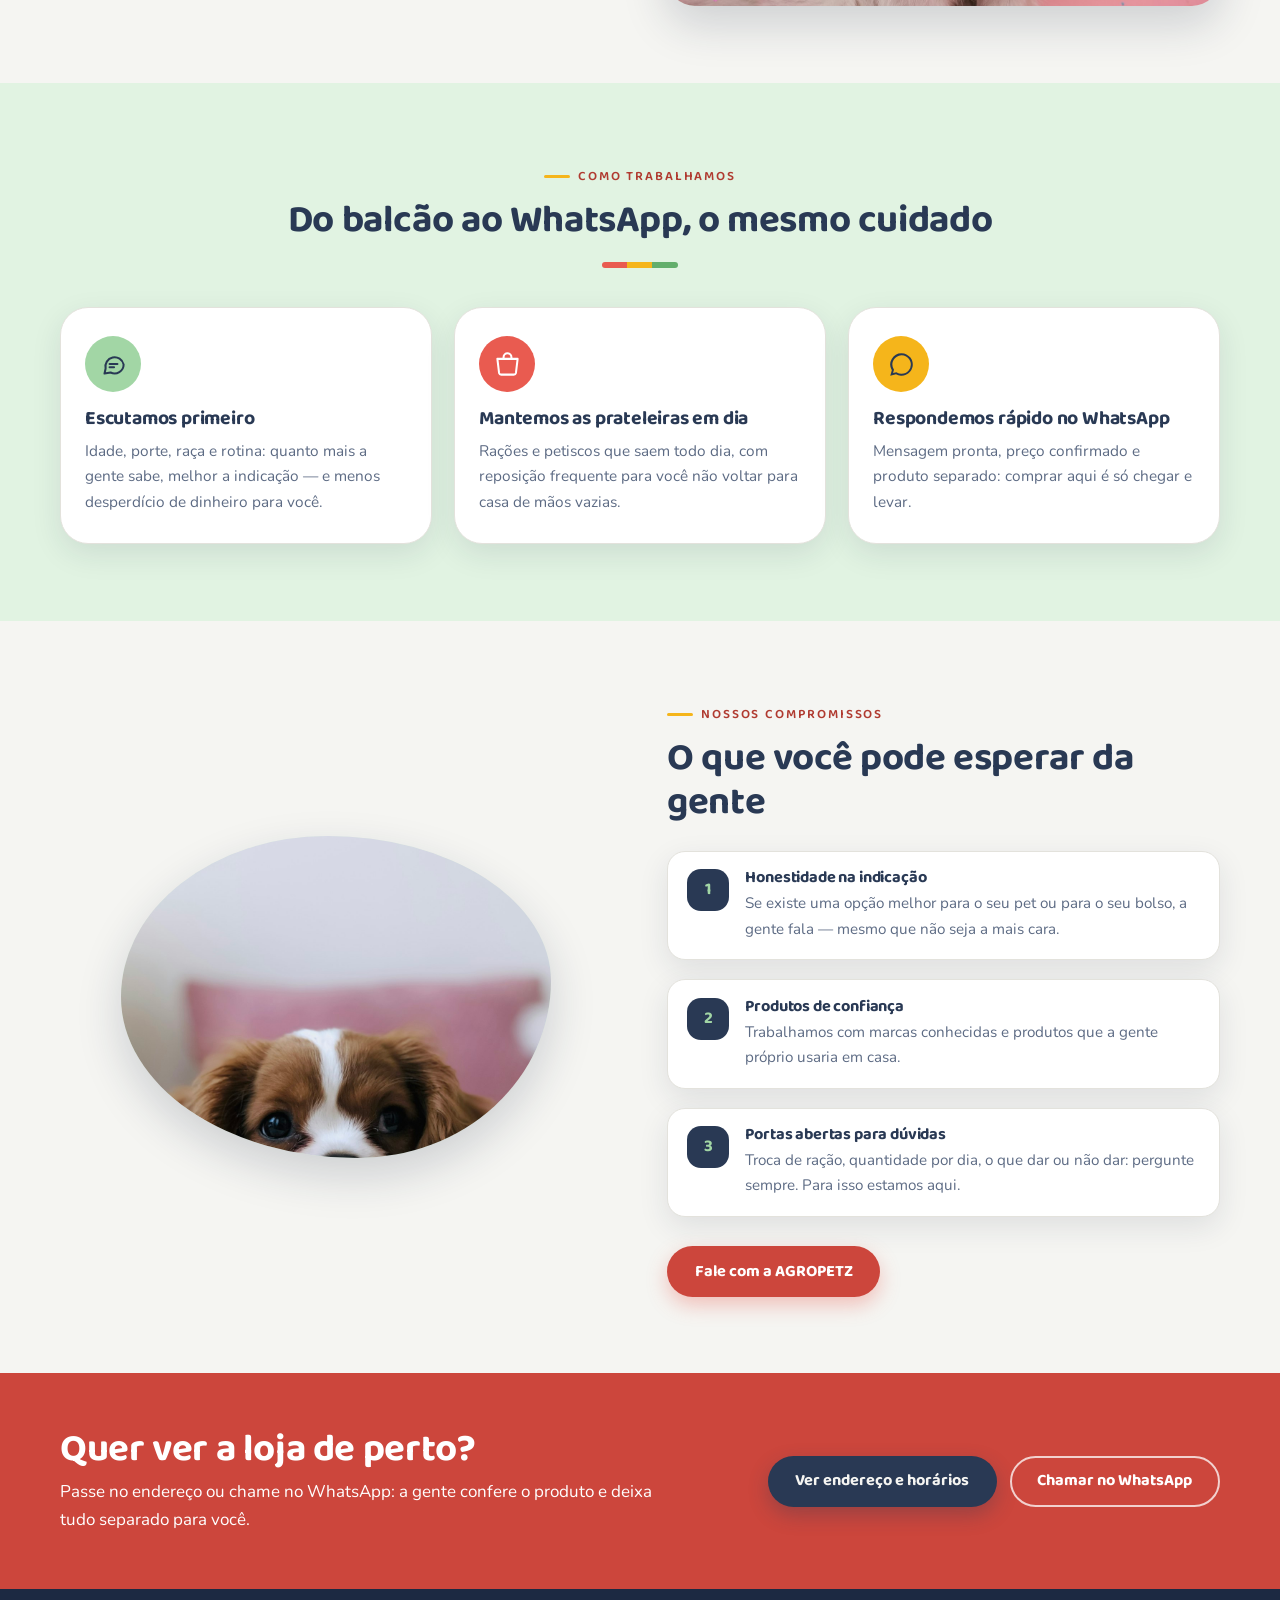
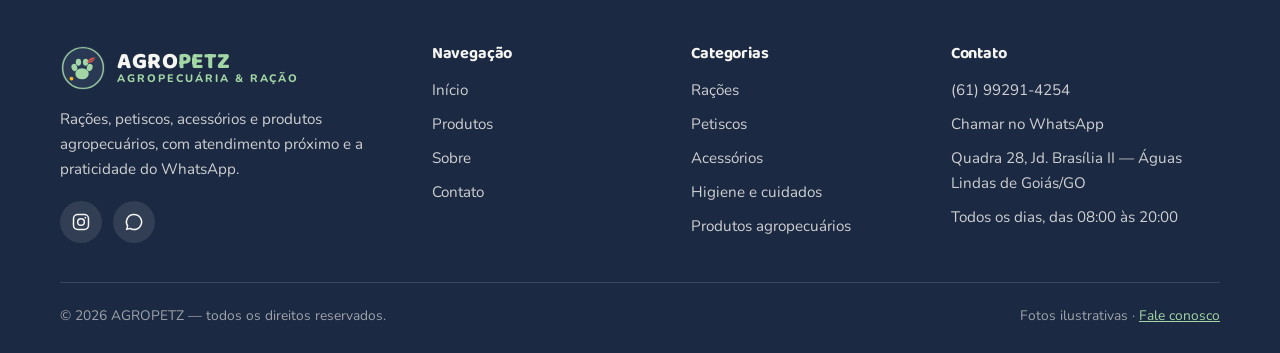
<file: sobre.html>
<!DOCTYPE html>
<html lang="pt-BR">
<head>
  <meta charset="UTF-8">
  <meta name="viewport" content="width=device-width, initial-scale=1.0">
  <title>Sobre a AGROPETZ — agropecuária com atendimento de perto em Águas Lindas</title>
  <meta name="description" content="Conheça a AGROPETZ, agropecuária e casa de ração em Águas Lindas de Goiás: variedade de produtos para cães, gatos e animais do campo com atendimento próximo.">
  <meta name="theme-color" content="#293954">
  <meta property="og:title" content="Sobre a AGROPETZ — variedade, cuidado e atendimento próximo">
  <meta property="og:description" content="Rações, petiscos, acessórios e produtos agropecuários, com quem entende para te atender.">
  <meta property="og:type" content="website">
  <meta property="og:locale" content="pt_BR">
  <link rel="icon" type="image/svg+xml" href="img/favicon.svg">
  <link rel="preconnect" href="https://fonts.googleapis.com">
  <link rel="preconnect" href="https://fonts.gstatic.com" crossorigin>
  <link href="https://fonts.googleapis.com/css2?family=Baloo+2:wght@600;700;800&family=Nunito:wght@400;600;700;800&display=swap" rel="stylesheet">
  <link rel="stylesheet" href="css/style.css">
</head>
<body>
  <a class="pular-conteudo" href="#conteudo">Pular para o conteúdo</a>

  <header class="site-header">
    <div class="container header-inner">
      <a class="marca" href="index.html">
        <img class="marca__emblema" src="img/emblema.svg" alt="AGROPETZ — emblema da marca" width="46" height="46">
        <span class="marca__lockup">
          <span class="marca__nome">AGRO<em>PETZ</em></span>
          <span class="marca__sub">Agropecuária &amp; Ração</span>
        </span>
      </a>

      <nav class="nav-principal" id="nav-principal" aria-label="Navegação principal">
        <a href="index.html">Início</a>
        <a href="produtos.html">Produtos</a>
        <a href="sobre.html" aria-current="page">Sobre</a>
        <a href="contato.html">Contato</a>
      </nav>

      <div class="header-acoes">
        <a class="btn btn--coral btn--pequeno"
           data-zap="Olá! Vim pelo site da AGROPETZ e gostaria de atendimento."
           href="#">Fale pelo WhatsApp</a>
        <button class="btn-menu" id="btn-menu" aria-expanded="false" aria-controls="nav-principal" aria-label="Abrir menu">
          <span class="barras" aria-hidden="true"><i></i><i></i><i></i></span>
        </button>
      </div>
    </div>
  </header>

  <main id="conteudo">

    <section class="hero" style="padding-bottom:3rem">
      <div class="container">
        <div class="hero__conteudo" style="max-width:44rem">
          <span class="acento">Sobre a AGROPETZ</span>
          <h1 style="font-size:clamp(1.9rem,1.3rem+2.2vw,2.8rem)">Uma agropecuária que trata cada cliente pelo nome</h1>
          <p class="hero__sub">
            Somos uma loja de bairro para quem tem pet em casa e para quem tem
            animais na roça — com a mesma atenção, variedade e bom humor de sempre.
          </p>
        </div>
      </div>
    </section>

    <!-- ================= Nossa história ================= -->
    <section class="secao secao--creme">
      <div class="container grade-sobre">
        <div class="revelar">
          <span class="acento">Nossa história</span>
          <h2 style="margin:.7rem 0 1rem">Cuidado que começa na conversa</h2>
          <p>
            A AGROPETZ nasceu da ideia simples de que comprar ração e produtos para
            os animais deveria ser fácil, rápido e sem enrolação. Aqui, o atendimento
            é cara a cara: a gente pergunta a idade, o porte e a rotina do seu pet
            antes de indicar qualquer produto.
          </p>
          <p style="margin-top:1rem">
            Atendemos tutores de cães e gatos e também vizinhos que precisam de
            produtos agropecuários para aves e para o campo. O mesmo cuidado, o mesmo
            sorriso, para todos.
          </p>
          <ul class="lista-check">
            <li>
              <svg viewBox="0 0 24 24" fill="none" stroke="currentColor" stroke-width="2.4" stroke-linecap="round" stroke-linejoin="round" aria-hidden="true"><path d="M20 6 9 17l-5-5"/></svg>
              <span>Atendimento próximo, sem pressa e sem linguagem complicada.</span>
            </li>
            <li>
              <svg viewBox="0 0 24 24" fill="none" stroke="currentColor" stroke-width="2.4" stroke-linecap="round" stroke-linejoin="round" aria-hidden="true"><path d="M20 6 9 17l-5-5"/></svg>
              <span>Variedade para cães, gatos e animais do campo.</span>
            </li>
            <li>
              <svg viewBox="0 0 24 24" fill="none" stroke="currentColor" stroke-width="2.4" stroke-linecap="round" stroke-linejoin="round" aria-hidden="true"><path d="M20 6 9 17l-5-5"/></svg>
              <span>Pedidos e reservas pelo WhatsApp, com retirada rápida na loja.</span>
            </li>
          </ul>
        </div>

        <div class="foto-collage revelar">
          <div class="foto-moldura">
            <img src="img/hero-pets.jpg" alt="Gato e cachorro deitados juntos na grama" loading="lazy" width="800" height="600">
          </div>
          <div class="foto-moldura">
            <img src="img/sobre-filhote.jpg" alt="Filhote de golden retriever correndo na grama" loading="lazy" width="400" height="300">
          </div>
          <div class="foto-moldura">
            <img src="img/gato.jpg" alt="Gato peludo deitado relaxando" loading="lazy" width="400" height="300">
          </div>
          <div class="foto-moldura">
            <img src="img/sobre-samoyed.jpg" alt="Samoyedo branco sentado sobre fundo rosa" loading="lazy" width="400" height="300">
          </div>
        </div>
      </div>
    </section>

    <!-- ================= Como trabalhamos ================= -->
    <section class="secao secao--menta">
      <div class="container">
        <div class="cabecalho-secao cabecalho-secao--centro revelar">
          <span class="acento">Como trabalhamos</span>
          <h2>Do balcão ao WhatsApp, o mesmo cuidado</h2>
          <div class="ornamento" aria-hidden="true"><span></span></div>
        </div>

        <div class="grade-diferenciais" style="grid-template-columns:repeat(3,1fr)">
          <article class="diferencial revelar">
            <span class="diferencial__icone" aria-hidden="true">
              <svg viewBox="0 0 24 24" fill="none" stroke="currentColor" stroke-width="1.8" stroke-linecap="round" stroke-linejoin="round"><path d="M21 12a8 8 0 0 1-11.6 7.1L4 20l1-4.4A8 8 0 1 1 21 12z"/><path d="M8.5 11.5h7"/><path d="M8.5 14.5h4"/></svg>
            </span>
            <h3>Escutamos primeiro</h3>
            <p>Idade, porte, raça e rotina: quanto mais a gente sabe, melhor a indicação — e menos desperdício de dinheiro para você.</p>
          </article>

          <article class="diferencial revelar">
            <span class="diferencial__icone" aria-hidden="true">
              <svg viewBox="0 0 24 24" fill="none" stroke="currentColor" stroke-width="1.8" stroke-linecap="round" stroke-linejoin="round"><path d="M3 7h18l-1.5 12.5a2 2 0 0 1-2 1.5h-11a2 2 0 0 1-2-1.5z"/><path d="M8.5 7V5.5a3.5 3.5 0 0 1 7 0V7"/></svg>
            </span>
            <h3>Mantemos as prateleiras em dia</h3>
            <p>Rações e petiscos que saem todo dia, com reposição frequente para você não voltar para casa de mãos vazias.</p>
          </article>

          <article class="diferencial revelar">
            <span class="diferencial__icone" aria-hidden="true">
              <svg viewBox="0 0 24 24" fill="currentColor" aria-hidden="true"><path d="M12 2a10 10 0 0 0-8.6 15.1L2 22l5.1-1.3A10 10 0 1 0 12 2zm0 18.2a8.2 8.2 0 0 1-4.2-1.2l-.3-.2-3 .8.8-3-.2-.3A8.2 8.2 0 1 1 12 20.2z"/></svg>
            </span>
            <h3>Respondemos rápido no WhatsApp</h3>
            <p>Mensagem pronta, preço confirmado e produto separado: comprar aqui é só chegar e levar.</p>
          </article>
        </div>
      </div>
    </section>

    <!-- ================= Compromissos ================= -->
    <section class="secao secao--creme">
      <div class="container grade-sobre">
        <div class="foto-moldura foto-moldura--redonda revelar" style="max-width:430px;margin-inline:auto">
          <img src="img/sobre-cuidado.jpg" alt="Filhote de cachorro descansando com a patinha apoiada" loading="lazy" width="430" height="430">
        </div>

        <div class="revelar">
          <span class="acento">Nossos compromissos</span>
          <h2 style="margin:.7rem 0 1rem">O que você pode esperar da gente</h2>

          <div class="linha-tempo">
            <div class="item-tempo">
              <span class="item-tempo__num" aria-hidden="true">1</span>
              <div>
                <h3>Honestidade na indicação</h3>
                <p>Se existe uma opção melhor para o seu pet ou para o seu bolso, a gente fala — mesmo que não seja a mais cara.</p>
              </div>
            </div>

            <div class="item-tempo">
              <span class="item-tempo__num" aria-hidden="true">2</span>
              <div>
                <h3>Produtos de confiança</h3>
                <p>Trabalhamos com marcas conhecidas e produtos que a gente próprio usaria em casa.</p>
              </div>
            </div>

            <div class="item-tempo">
              <span class="item-tempo__num" aria-hidden="true">3</span>
              <div>
                <h3>Portas abertas para dúvidas</h3>
                <p>Troca de ração, quantidade por dia, o que dar ou não dar: pergunte sempre. Para isso estamos aqui.</p>
              </div>
            </div>
          </div>

          <div style="margin-top:1.8rem">
            <a class="btn btn--coral"
               data-zap="Olá! Vim pelo site da AGROPETZ e gostaria de atendimento."
               href="#">Fale com a AGROPETZ</a>
          </div>
        </div>
      </div>
    </section>

    <section class="banda-coral">
      <div class="container banda-coral__inner">
        <div>
          <h2>Quer ver a loja de perto?</h2>
          <p>Passe no endereço ou chame no WhatsApp: a gente confere o produto e deixa tudo separado para você.</p>
        </div>
        <div class="banda-coral__acoes">
          <a class="btn btn--escuro" href="contato.html">Ver endereço e horários</a>
          <a class="btn btn--contorno"
             data-zap="Olá! Vim pelo site da AGROPETZ e gostaria de atendimento."
             href="#">Chamar no WhatsApp</a>
        </div>
      </div>
    </section>
  </main>

  <footer class="site-footer">
    <div class="container">
      <div class="rodape-grade">
        <div class="rodape-marca">
          <a class="marca" href="index.html">
            <img class="marca__emblema" src="img/emblema.svg" alt="AGROPETZ — emblema da marca" width="46" height="46">
            <span class="marca__lockup">
              <span class="marca__nome">AGRO<em>PETZ</em></span>
              <span class="marca__sub">Agropecuária &amp; Ração</span>
            </span>
          </a>
          <p>Rações, petiscos, acessórios e produtos agropecuários, com atendimento próximo e a praticidade do WhatsApp.</p>
          <div class="redes">
            <a href="https://www.instagram.com/agropetz20/" target="_blank" rel="noopener" aria-label="Instagram da AGROPETZ (@agropetz20)">
              <svg viewBox="0 0 24 24" fill="none" stroke="currentColor" stroke-width="1.8" aria-hidden="true"><rect x="3" y="3" width="18" height="18" rx="5"/><circle cx="12" cy="12" r="4"/><circle cx="17.2" cy="6.8" r="1" fill="currentColor" stroke="none"/></svg>
            </a>
            <a data-zap="Olá! Vim pelo site da AGROPETZ." href="#" aria-label="WhatsApp da AGROPETZ">
              <svg viewBox="0 0 24 24" fill="currentColor" aria-hidden="true"><path d="M12 2a10 10 0 0 0-8.6 15.1L2 22l5.1-1.3A10 10 0 1 0 12 2zm0 18.2a8.2 8.2 0 0 1-4.2-1.2l-.3-.2-3 .8.8-3-.2-.3A8.2 8.2 0 1 1 12 20.2z"/></svg>
            </a>
          </div>
        </div>

        <div>
          <h2 class="rodape-titulo">Navegação</h2>
          <ul class="rodape-lista">
            <li><a href="index.html">Início</a></li>
            <li><a href="produtos.html">Produtos</a></li>
            <li><a href="sobre.html">Sobre</a></li>
            <li><a href="contato.html">Contato</a></li>
          </ul>
        </div>

        <div>
          <h2 class="rodape-titulo">Categorias</h2>
          <ul class="rodape-lista">
            <li><a href="produtos.html?categoria=Rações">Rações</a></li>
            <li><a href="produtos.html?categoria=Petiscos">Petiscos</a></li>
            <li><a href="produtos.html?categoria=Acessórios">Acessórios</a></li>
            <li><a href="produtos.html?categoria=Higiene e cuidados">Higiene e cuidados</a></li>
            <li><a href="produtos.html?categoria=Agropecuários">Produtos agropecuários</a></li>
          </ul>
        </div>

        <div>
          <h2 class="rodape-titulo">Contato</h2>
          <ul class="rodape-lista">
            <li><a href="tel:+5561992914254">(61) 99291-4254</a></li>
            <li><a data-zap="Olá! Vim pelo site da AGROPETZ." href="#">Chamar no WhatsApp</a></li>
            <li>Quadra 28, Jd. Brasília II — Águas Lindas de Goiás/GO</li>
            <li>Todos os dias, das 08:00 às 20:00</li>
          </ul>
        </div>
      </div>

      <div class="rodape-base">
        <span>© <span id="ano">2026</span> AGROPETZ — todos os direitos reservados.</span>
        <span>Fotos ilustrativas · <a href="contato.html">Fale conosco</a></span>
      </div>
    </div>
  </footer>

  <a class="zap-flutuante"
     data-zap="Olá! Vim pelo site da AGROPETZ e gostaria de atendimento."
     href="#">
    <svg viewBox="0 0 24 24" fill="currentColor" aria-hidden="true"><path d="M12 2a10 10 0 0 0-8.6 15.1L2 22l5.1-1.3A10 10 0 1 0 12 2zm0 18.2a8.2 8.2 0 0 1-4.2-1.2l-.3-.2-3 .8.8-3-.2-.3A8.2 8.2 0 1 1 12 20.2z"/></svg>
    <span>Pedir no WhatsApp</span>
  </a>

  <script src="js/catalogo.js"></script>
  <script src="js/main.js"></script>
</body>
</html>
</file>
<file: css/style.css>
/* =========================================================
   AGROPETZ — design system
   ---------------------------------------------------------
   Paleta:
   --marinho  #293954   fundos escuros, textos
   --menta    #A2D6A5   botões secundários, destaques
   --coral    #E95B50   chamadas principais, atenção
   --branco   #F5F5F2   superfícies e textos sobre escuro
   --dourado  #F5B51B   selos e detalhes promocionais
   Tipografia: Baloo 2 (títulos) + Nunito (texto)
   ========================================================= */

:root {
  --marinho: #293954;
  --marinho-escuro: #1C2942;
  --marinho-medio: #3A4C6B;
  --menta: #A2D6A5;
  --menta-clara: #E1F3E2;
  --menta-escura: #63AE6C;
  --menta-texto: #3F7F49;
  --coral: #E95B50;
  --coral-escura: #CC463C;
  --coral-fundo: #CC463C;
  --coral-hover: #B23A31;
  --coral-texto: #B03A30;
  --coral-clara: #FBE3E1;
  --branco: #F5F5F2;
  --branco-puro: #FFFFFF;
  --dourado: #F5B51B;
  --dourado-escuro: #C8900C;
  --texto: #293954;
  --texto-suave: #5D6B84;
  --borda: #E3E2DC;

  --fonte-titulo: "Baloo 2", "Nunito", system-ui, sans-serif;
  --fonte-texto: "Nunito", system-ui, -apple-system, sans-serif;

  --raio: 18px;
  --raio-grande: 28px;
  --sombra: 0 10px 30px rgba(28, 41, 66, .10);
  --sombra-forte: 0 18px 45px rgba(28, 41, 66, .18);
  --largura: 1160px;
  --header-altura: 74px;
}

/* ---------- Reset ---------- */
*, *::before, *::after { box-sizing: border-box; }
* { margin: 0; }
html { scroll-behavior: smooth; }
body {
  font-family: var(--fonte-texto);
  font-size: 17px;
  line-height: 1.65;
  color: var(--texto);
  background: var(--branco);
  -webkit-font-smoothing: antialiased;
  overflow-x: hidden;
}
img, svg { display: block; max-width: 100%; }
img { height: auto; }
a { color: inherit; }
button { font: inherit; cursor: pointer; }
input, textarea, select { font: inherit; }
ul[role="list"], .rodape-lista { list-style: none; padding: 0; }

h1, h2, h3, h4 {
  font-family: var(--fonte-titulo);
  font-weight: 700;
  line-height: 1.15;
  letter-spacing: -.01em;
}
h1 { font-size: clamp(2.15rem, 1.4rem + 3.1vw, 3.4rem); }
h2 { font-size: clamp(1.65rem, 1.2rem + 1.9vw, 2.4rem); }
h3 { font-size: 1.22rem; }
p  { overflow-wrap: break-word; }

:focus-visible {
  outline: 3px solid var(--dourado);
  outline-offset: 3px;
  border-radius: 6px;
}

.container {
  width: min(100% - 2.5rem, var(--largura));
  margin-inline: auto;
}

.pular-conteudo {
  position: absolute;
  left: -9999px;
  top: 0;
  background: var(--marinho);
  color: var(--branco);
  padding: .8rem 1.2rem;
  border-radius: 0 0 var(--raio) 0;
  z-index: 200;
}
.pular-conteudo:focus { left: 0; }

.texto-coral { color: var(--coral); }
.texto-menta { color: var(--menta-escura); }
.texto-dourado { color: var(--dourado-escuro); }

/* ---------- Acento de rótulo ---------- */
.acento {
  display: inline-flex;
  align-items: center;
  gap: .5rem;
  font-family: var(--fonte-titulo);
  font-weight: 600;
  font-size: .82rem;
  letter-spacing: .14em;
  text-transform: uppercase;
  color: var(--coral-texto);
}
.acento::before {
  content: "";
  width: 26px;
  height: 3px;
  border-radius: 3px;
  background: var(--dourado);
}
.secao--marinho .acento { color: var(--menta); }

/* ---------- Botões ---------- */
.btn {
  display: inline-flex;
  align-items: center;
  justify-content: center;
  gap: .55rem;
  padding: .85rem 1.6rem;
  border: 2px solid transparent;
  border-radius: 999px;
  font-family: var(--fonte-titulo);
  font-weight: 700;
  font-size: 1.02rem;
  line-height: 1.2;
  text-decoration: none;
  transition: transform .18s ease, box-shadow .18s ease, background-color .18s ease, color .18s ease;
}
.btn svg { width: 20px; height: 20px; flex: none; }
.btn:hover { transform: translateY(-2px); }
.btn:active { transform: translateY(0); }

.btn--coral { background: var(--coral-fundo); color: #fff; box-shadow: 0 8px 20px rgba(233, 91, 80, .35); }
.btn--coral:hover { background: var(--coral-hover); }

.btn--menta { background: var(--menta); color: var(--marinho); box-shadow: 0 8px 20px rgba(162, 214, 165, .35); }
.btn--menta:hover { background: var(--menta-texto); color: #fff; }

.btn--dourado { background: var(--dourado); color: var(--marinho); box-shadow: 0 8px 20px rgba(245, 181, 27, .35); }
.btn--dourado:hover { background: #8A6206; color: #fff; }

.btn--escuro { background: var(--marinho); color: var(--branco); box-shadow: 0 8px 20px rgba(41, 57, 84, .3); }
.btn--escuro:hover { background: var(--marinho-escuro); }

.btn--contorno { border-color: rgba(245, 245, 242, .55); color: var(--branco); }
.btn--contorno:hover { background: rgba(245, 245, 242, .12); border-color: var(--branco); }

.btn--contorno-escuro { border-color: var(--marinho); color: var(--marinho); }
.btn--contorno-escuro:hover { background: var(--marinho); color: var(--branco); }

.btn--bloco { width: 100%; }
.btn--pequeno { padding: .6rem 1.15rem; font-size: .92rem; }
.btn--pequeno svg { width: 17px; height: 17px; }

/* ---------- Selo "a confirmar" ---------- */
.a-confirmar {
  display: inline-block;
  background: #FDF0D3;
  color: #8A6206;
  border: 1px dashed var(--dourado-escuro);
  border-radius: 999px;
  padding: .05rem .55rem;
  font-size: .72rem;
  font-weight: 800;
  letter-spacing: .04em;
  text-transform: uppercase;
  white-space: nowrap;
}

/* =========================================================
   CABEÇALHO
   ========================================================= */
.site-header {
  position: sticky;
  top: 0;
  z-index: 100;
  background: var(--marinho);
  transition: box-shadow .25s ease;
}
.site-header.sombra { box-shadow: 0 10px 30px rgba(28, 41, 66, .35); }
.header-inner {
  min-height: var(--header-altura);
  display: flex;
  align-items: center;
  gap: 1rem;
}

.marca {
  display: inline-flex;
  align-items: center;
  gap: .7rem;
  text-decoration: none;
  margin-right: auto;
}
.marca__emblema { width: 46px; height: 46px; }
.marca__lockup { display: flex; flex-direction: column; line-height: 1; }
.marca__nome {
  font-family: var(--fonte-titulo);
  font-weight: 800;
  font-size: 1.42rem;
  letter-spacing: .02em;
  color: var(--branco);
}
.marca__nome em { font-style: normal; color: var(--menta); }
.marca__sub {
  font-size: .68rem;
  font-weight: 800;
  letter-spacing: .18em;
  text-transform: uppercase;
  color: var(--menta);
}

.nav-principal {
  display: flex;
  align-items: center;
  gap: 1.6rem;
}
.nav-principal a {
  position: relative;
  color: var(--branco);
  text-decoration: none;
  font-weight: 700;
  font-size: .98rem;
  padding: .35rem 0;
  transition: color .18s ease;
}
.nav-principal a::after {
  content: "";
  position: absolute;
  left: 0; right: 100%;
  bottom: -2px;
  height: 3px;
  border-radius: 3px;
  background: var(--coral);
  transition: right .22s ease;
}
.nav-principal a:hover { color: var(--menta); }
.nav-principal a:hover::after, .nav-principal a[aria-current="page"]::after { right: 0; }
.nav-principal a[aria-current="page"] { color: var(--menta); }

.header-acoes { display: flex; align-items: center; gap: .7rem; }

.btn-menu {
  display: none;
  width: 46px;
  height: 46px;
  border: 2px solid rgba(245, 245, 242, .35);
  border-radius: 14px;
  background: transparent;
  align-items: center;
  justify-content: center;
}
.barras { display: grid; gap: 5px; width: 20px; }
.barras i { height: 2.5px; border-radius: 3px; background: var(--branco); transition: transform .2s ease, opacity .2s ease; }
.btn-menu[aria-expanded="true"] .barras i:nth-child(1) { transform: translateY(7.5px) rotate(45deg); }
.btn-menu[aria-expanded="true"] .barras i:nth-child(2) { opacity: 0; }
.btn-menu[aria-expanded="true"] .barras i:nth-child(3) { transform: translateY(-7.5px) rotate(-45deg); }

/* =========================================================
   HERO
   ========================================================= */
.hero {
  position: relative;
  background: var(--marinho);
  color: var(--branco);
  padding: clamp(2.5rem, 1.2rem + 4vw, 4.5rem) 0 clamp(4.5rem, 3rem + 6vw, 7rem);
  overflow: hidden;
}
.hero::before {
  /* forma orgânica menta ao fundo */
  content: "";
  position: absolute;
  width: 620px; height: 620px;
  right: -180px; top: -220px;
  background: radial-gradient(circle at 35% 35%, rgba(162, 214, 165, .30), rgba(162, 214, 165, 0) 68%);
  border-radius: 48% 52% 60% 40% / 55% 45% 55% 45%;
  pointer-events: none;
}
.hero::after {
  content: "";
  position: absolute;
  width: 420px; height: 420px;
  left: -160px; bottom: -200px;
  background: radial-gradient(circle at 50% 50%, rgba(233, 91, 80, .28), rgba(233, 91, 80, 0) 70%);
  border-radius: 55% 45% 40% 60% / 50% 60% 40% 50%;
  pointer-events: none;
}
.hero__grade {
  position: relative;
  z-index: 1;
  display: grid;
  grid-template-columns: 1.05fr .95fr;
  gap: clamp(2rem, 1rem + 3vw, 4rem);
  align-items: center;
}
.hero__conteudo .acento { color: var(--menta); }
.hero h1 { margin: .9rem 0 1.1rem; }
.hero h1 span { color: var(--dourado); }
.hero__sub {
  font-size: 1.12rem;
  color: rgba(245, 245, 242, .86);
  max-width: 33rem;
}
.hero__acoes {
  display: flex;
  flex-wrap: wrap;
  gap: .8rem;
  margin-top: 1.8rem;
}
.hero__selos {
  display: flex;
  flex-wrap: wrap;
  gap: .6rem 1.4rem;
  margin-top: 2rem;
  padding: 0;
  list-style: none;
  font-size: .92rem;
  font-weight: 700;
  color: rgba(245, 245, 242, .9);
}
.hero__selos li { display: inline-flex; align-items: center; gap: .5rem; }
.hero__selos svg { width: 19px; height: 19px; color: var(--menta); flex: none; }

.hero__midia { position: relative; justify-self: center; width: min(100%, 430px); }
.hero__foto {
  position: relative;
  border-radius: 46% 54% 48% 52% / 42% 40% 60% 58%;
  overflow: hidden;
  border: 8px solid rgba(245, 245, 242, .12);
  box-shadow: var(--sombra-forte);
  aspect-ratio: 4 / 4.6;
  background: var(--marinho-medio);
}
.hero__foto img { width: 100%; height: 100%; object-fit: cover; }
.hero__selo {
  position: absolute;
  left: -14px;
  bottom: 26px;
  display: inline-flex;
  align-items: center;
  gap: .5rem;
  background: var(--branco);
  color: var(--marinho);
  font-family: var(--fonte-titulo);
  font-weight: 700;
  font-size: .92rem;
  padding: .6rem 1.1rem;
  border-radius: 999px;
  box-shadow: var(--sombra);
}
.hero__selo svg { width: 18px; height: 18px; color: var(--coral); }
.hero__pata {
  position: absolute;
  right: -18px;
  top: -10px;
  width: 74px;
  color: var(--dourado);
  opacity: .9;
  transform: rotate(18deg);
}

/* =========================================================
   SEÇÕES
   ========================================================= */
.secao { padding: clamp(3rem, 2rem + 3.5vw, 5rem) 0; }
.secao--creme { background: var(--branco); }
.secao--menta { background: var(--menta-clara); }
.secao--marinho { background: var(--marinho); color: var(--branco); }
.secao--marinho p { color: rgba(245, 245, 242, .85); }

.cabecalho-secao { max-width: 46rem; margin-bottom: 2.4rem; }
.cabecalho-secao--centro { margin-inline: auto; text-align: center; }
.cabecalho-secao h2 { margin: .7rem 0 .8rem; }
.cabecalho-secao .lead { color: var(--texto-suave); font-size: 1.06rem; }
.secao--marinho .cabecalho-secao .lead { color: rgba(245, 245, 242, .82); }

.ornamento { display: flex; justify-content: center; margin-top: 1.2rem; }
.ornamento span {
  width: 76px; height: 6px;
  border-radius: 6px;
  background: linear-gradient(90deg, var(--coral) 0 33%, var(--dourado) 33% 66%, var(--menta-escura) 66% 100%);
}

/* =========================================================
   CARDS DE CATEGORIA (atalhos)
   ========================================================= */
.grade-categorias {
  display: grid;
  grid-template-columns: repeat(5, 1fr);
  gap: 1.1rem;
}
.card-categoria {
  position: relative;
  display: flex;
  flex-direction: column;
  align-items: flex-start;
  gap: .55rem;
  padding: 1.5rem 1.3rem;
  background: var(--branco-puro);
  border: 1px solid var(--borda);
  border-radius: var(--raio-grande);
  text-decoration: none;
  box-shadow: var(--sombra);
  transition: transform .2s ease, box-shadow .2s ease, border-color .2s ease;
  overflow: hidden;
}
.card-categoria::after {
  content: "";
  position: absolute;
  right: -34px; bottom: -34px;
  width: 96px; height: 96px;
  border-radius: 46% 54% 60% 40% / 50% 45% 55% 50%;
  background: var(--menta-clara);
  transition: background-color .2s ease;
}
.card-categoria:hover { transform: translateY(-5px); box-shadow: var(--sombra-forte); border-color: var(--menta); }
.card-categoria:hover::after { background: var(--menta); }
.card-categoria__icone {
  display: grid;
  place-items: center;
  width: 54px; height: 54px;
  border-radius: 18px;
  background: var(--coral-clara);
  color: var(--coral-escura);
}
.card-categoria:nth-child(2) .card-categoria__icone { background: #FDF0D3; color: #8A6206; }
.card-categoria:nth-child(3) .card-categoria__icone { background: var(--menta-clara); color: var(--menta-texto); }
.card-categoria:nth-child(4) .card-categoria__icone { background: #DDE6F2; color: var(--marinho); }
.card-categoria:nth-child(5) .card-categoria__icone { background: var(--coral-clara); color: var(--coral-escura); }
.card-categoria__icone svg { width: 28px; height: 28px; }
.card-categoria h3 { font-size: 1.1rem; }
.card-categoria p { font-size: .9rem; color: var(--texto-suave); line-height: 1.5; }
.card-categoria__link {
  margin-top: auto;
  font-weight: 800;
  font-size: .88rem;
  color: var(--coral-texto);
}

/* =========================================================
   DIFERENCIAIS
   ========================================================= */
.grade-diferenciais {
  display: grid;
  grid-template-columns: repeat(4, 1fr);
  gap: 1.4rem;
}
.diferencial {
  background: var(--branco-puro);
  border: 1px solid var(--borda);
  border-radius: var(--raio-grande);
  padding: 1.8rem 1.5rem;
  box-shadow: var(--sombra);
  transition: transform .2s ease, box-shadow .2s ease;
}
.diferencial:hover { transform: translateY(-4px); box-shadow: var(--sombra-forte); }
.diferencial__icone {
  display: grid;
  place-items: center;
  width: 56px; height: 56px;
  margin-bottom: 1rem;
  border-radius: 50%;
  background: var(--menta);
  color: var(--marinho);
}
.diferencial:nth-child(2) .diferencial__icone { background: var(--coral); color: #fff; }
.diferencial:nth-child(3) .diferencial__icone { background: var(--dourado); color: var(--marinho); }
.diferencial:nth-child(4) .diferencial__icone { background: var(--marinho); color: var(--menta); }
.diferencial__icone svg { width: 27px; height: 27px; }
.diferencial h3 { margin-bottom: .45rem; }
.diferencial p { font-size: .96rem; color: var(--texto-suave); }

/* =========================================================
   PRODUTOS
   ========================================================= */
.grade-produtos {
  display: grid;
  grid-template-columns: repeat(4, 1fr);
  gap: 1.4rem;
}
.card-produto {
  display: flex;
  flex-direction: column;
  background: var(--branco-puro);
  border: 1px solid var(--borda);
  border-radius: var(--raio-grande);
  overflow: hidden;
  box-shadow: var(--sombra);
  transition: transform .2s ease, box-shadow .2s ease;
}
.card-produto:hover { transform: translateY(-5px); box-shadow: var(--sombra-forte); }
.card-produto__foto {
  position: relative;
  aspect-ratio: 4 / 3;
  background: linear-gradient(140deg, var(--menta-clara), #FDF0D3);
  overflow: hidden;
}
.card-produto__foto img { width: 100%; height: 100%; object-fit: cover; }
.card-produto__placeholder {
  position: absolute;
  inset: 0;
  display: grid;
  place-items: center;
  color: var(--menta);
}
.card-produto__placeholder svg { width: 38%; height: auto; opacity: .85; }
.card-produto__badge {
  position: absolute;
  z-index: 1;
  left: .8rem; top: .8rem;
  background: var(--dourado);
  color: var(--marinho);
  font-family: var(--fonte-titulo);
  font-weight: 700;
  font-size: .76rem;
  letter-spacing: .05em;
  text-transform: uppercase;
  padding: .25rem .75rem;
  border-radius: 999px;
  box-shadow: var(--sombra);
}
.card-produto__corpo {
  display: flex;
  flex-direction: column;
  gap: .55rem;
  padding: 1.25rem 1.25rem 1.4rem;
  flex: 1;
}
.card-produto__categoria {
  font-size: .76rem;
  font-weight: 800;
  letter-spacing: .1em;
  text-transform: uppercase;
  color: var(--menta-texto);
}
.card-produto h2, .card-produto h3 { font-size: 1.12rem; }
.card-produto__desc { font-size: .93rem; color: var(--texto-suave); line-height: 1.55; }
.card-produto__preco {
  margin-top: auto;
  font-family: var(--fonte-titulo);
  font-weight: 700;
  font-size: .95rem;
  color: var(--marinho-medio);
  background: var(--menta-clara);
  border-radius: 12px;
  padding: .4rem .8rem;
  text-align: center;
}
.card-produto .btn { margin-top: .3rem; }

.filtros {
  display: flex;
  flex-wrap: wrap;
  gap: .6rem;
  margin-bottom: 1.4rem;
}
.filtro {
  border: 2px solid var(--borda);
  background: var(--branco-puro);
  color: var(--marinho);
  font-family: var(--fonte-titulo);
  font-weight: 700;
  font-size: .92rem;
  padding: .5rem 1.1rem;
  border-radius: 999px;
  transition: background-color .18s ease, border-color .18s ease, color .18s ease;
}
.filtro:hover { border-color: var(--menta-escura); }
.filtro[aria-pressed="true"] {
  background: var(--marinho);
  border-color: var(--marinho);
  color: var(--branco);
}
.contador { font-weight: 700; color: var(--texto-suave); margin-bottom: 1.2rem; }

.aviso-produtos {
  display: flex;
  gap: .8rem;
  align-items: flex-start;
  margin-top: 2rem;
  background: #FDF0D3;
  border: 1px dashed var(--dourado-escuro);
  border-radius: var(--raio);
  padding: 1rem 1.2rem;
  font-size: .95rem;
  color: var(--marinho);
}
.aviso-produtos svg { width: 22px; height: 22px; flex: none; color: #8A6206; margin-top: 2px; }

.estado-vazio {
  grid-column: 1 / -1;
  text-align: center;
  background: var(--branco-puro);
  border: 1px dashed var(--borda);
  border-radius: var(--raio-grande);
  padding: 3rem 1.5rem;
}
.estado-vazio img { width: 64px; margin: 0 auto 1rem; }
.estado-vazio p { color: var(--texto-suave); margin: .5rem auto 1.4rem; max-width: 30rem; }

/* =========================================================
   FAIXAS E BLOCOS ESPECIAIS
   ========================================================= */
.banda-coral {
  background: var(--coral-fundo);
  color: #fff;
  padding: clamp(2.2rem, 1.4rem + 2.5vw, 3.4rem) 0;
}
.banda-coral__inner {
  display: flex;
  flex-wrap: wrap;
  align-items: center;
  justify-content: space-between;
  gap: 1.6rem;
}
.banda-coral h2 { color: #fff; }
.banda-coral p { color: #fff; max-width: 38rem; margin-top: .4rem; }
.banda-coral__acoes { display: flex; flex-wrap: wrap; gap: .8rem; }
.banda-coral .btn--contorno { border-color: rgba(255, 255, 255, .75); color: #fff; }
.banda-coral .btn--contorno:hover { background: rgba(255, 255, 255, .16); border-color: #fff; }

/* faixa de confiança */
.faixa-confianca {
  background: var(--menta);
  color: var(--marinho);
  padding: .95rem 0;
}
.faixa-confianca__inner {
  display: flex;
  flex-wrap: wrap;
  justify-content: center;
  gap: .8rem 2.4rem;
  font-family: var(--fonte-titulo);
  font-weight: 700;
  font-size: .98rem;
}
.faixa-confianca span { display: inline-flex; align-items: center; gap: .5rem; }
.faixa-confianca svg { width: 19px; height: 19px; }

/* bloco de oferta */
.grade-ofertas {
  display: grid;
  grid-template-columns: repeat(3, 1fr);
  gap: 1.4rem;
}
.card-oferta {
  position: relative;
  background: var(--branco-puro);
  color: var(--texto);
  border-radius: var(--raio-grande);
  padding: 1.8rem 1.5rem;
  border: 1px solid var(--borda);
  box-shadow: var(--sombra);
  overflow: hidden;
}
.card-oferta::before {
  content: "";
  position: absolute;
  inset: 0 0 auto 0;
  height: 6px;
  background: linear-gradient(90deg, var(--coral), var(--dourado));
}
.card-oferta__selo {
  position: absolute;
  top: 1rem; right: 1rem;
  background: var(--coral-fundo);
  color: #fff;
  font-family: var(--fonte-titulo);
  font-weight: 700;
  font-size: .74rem;
  letter-spacing: .06em;
  text-transform: uppercase;
  padding: .25rem .7rem;
  border-radius: 999px;
}
.card-oferta h3 { margin: .4rem 0 .5rem; font-size: 1.2rem; }
.card-oferta p { color: var(--texto-suave); font-size: .95rem; }

/* =========================================================
   LOCALIZAÇÃO / CONTATO
   ========================================================= */
.grade-local {
  display: grid;
  grid-template-columns: 1fr 1.15fr;
  gap: 2.2rem;
  align-items: stretch;
}
.painel-info {
  background: var(--branco-puro);
  border-radius: var(--raio-grande);
  padding: 2rem;
  border: 1px solid var(--borda);
  box-shadow: var(--sombra);
}
.info-linha {
  display: flex;
  gap: 1rem;
  padding: 1.1rem 0;
  border-bottom: 1px dashed var(--borda);
}
.info-linha:last-of-type { border-bottom: 0; }
.info-linha__icone {
  flex: none;
  display: grid;
  place-items: center;
  width: 46px; height: 46px;
  border-radius: 16px;
  background: var(--menta-clara);
  color: var(--menta-texto);
}
.info-linha:nth-of-type(2) .info-linha__icone { background: var(--coral-clara); color: var(--coral-escura); }
.info-linha:nth-of-type(3) .info-linha__icone { background: #FDF0D3; color: #8A6206; }
.info-linha__icone svg { width: 23px; height: 23px; }
.info-linha h2, .info-linha h3 { font-size: 1.02rem; margin-bottom: .15rem; }
.info-linha p, .info-linha a { color: var(--texto-suave); font-size: .97rem; }
.info-linha a { color: var(--coral-texto); font-weight: 700; text-decoration: none; }
.info-linha a:hover { text-decoration: underline; }

.mapa {
  position: relative;
  min-height: 320px;
  border-radius: var(--raio-grande);
  overflow: hidden;
  border: 1px solid var(--borda);
  background:
    linear-gradient(rgba(41, 57, 84, .55), rgba(41, 57, 84, .55)),
    repeating-linear-gradient(0deg, transparent 0 46px, rgba(245, 245, 242, .12) 46px 48px),
    repeating-linear-gradient(90deg, transparent 0 46px, rgba(245, 245, 242, .12) 46px 48px),
    var(--marinho-medio);
  display: grid;
  place-items: center;
  text-align: center;
  color: var(--branco);
  padding: 2rem;
}
.mapa__conteudo { max-width: 26rem; }
.mapa__conteudo svg { width: 40px; height: 40px; margin: 0 auto .8rem; color: var(--coral); }
.mapa__conteudo p { color: rgba(245, 245, 242, .85); font-size: .95rem; margin: .4rem 0 1.2rem; }
.mapa iframe { position: absolute; inset: 0; width: 100%; height: 100%; border: 0; }

/* =========================================================
   FORMULÁRIO
   ========================================================= */
.formulario {
  background: var(--branco-puro);
  border: 1px solid var(--borda);
  border-radius: var(--raio-grande);
  padding: clamp(1.5rem, 1rem + 2vw, 2.4rem);
  box-shadow: var(--sombra);
}
.campos { display: grid; grid-template-columns: 1fr 1fr; gap: 1.1rem; }
.campo { display: flex; flex-direction: column; gap: .35rem; }
.campo--full { grid-column: 1 / -1; }
.campo label { font-weight: 800; font-size: .92rem; }
.campo input, .campo textarea, .campo select {
  border: 2px solid var(--borda);
  border-radius: 14px;
  padding: .75rem .95rem;
  background: var(--branco);
  color: var(--texto);
  transition: border-color .18s ease;
  width: 100%;
}
.campo input:focus, .campo textarea:focus, .campo select:focus {
  outline: none;
  border-color: var(--menta-escura);
}
.campo textarea { resize: vertical; min-height: 130px; }
.campo [aria-invalid="true"] { border-color: var(--coral); }
.campo__erro {
  display: none;
  color: #9E3227;
  font-size: .85rem;
  font-weight: 700;
}
.campo__erro.visivel { display: block; }
.formulario__rodape {
  display: flex;
  flex-wrap: wrap;
  align-items: center;
  gap: 1rem;
  margin-top: 1.4rem;
}
.formulario__rodape p { font-size: .88rem; color: var(--texto-suave); flex: 1 1 16rem; }
.form-sucesso {
  display: none;
  text-align: center;
  padding: 2rem 1rem;
}
.form-sucesso.visivel { display: block; }
.form-sucesso__icone {
  display: grid;
  place-items: center;
  width: 72px; height: 72px;
  margin: 0 auto 1.2rem;
  border-radius: 50%;
  background: var(--menta);
  color: var(--marinho);
}
.form-sucesso__icone svg { width: 36px; height: 36px; }
.form-sucesso p { color: var(--texto-suave); margin: .5rem auto 1.4rem; max-width: 32rem; }
.link-voltar {
  background: none;
  border: 0;
  color: var(--coral-texto);
  font-weight: 800;
  text-decoration: underline;
}

/* =========================================================
   SOBRE
   ========================================================= */
.grade-sobre {
  display: grid;
  grid-template-columns: 1fr 1fr;
  gap: clamp(2rem, 1rem + 3vw, 3.5rem);
  align-items: center;
}
.foto-moldura {
  position: relative;
  border-radius: var(--raio-grande);
  overflow: hidden;
  box-shadow: var(--sombra-forte);
  aspect-ratio: 4 / 3;
  background: var(--menta-clara);
}
.foto-moldura img { width: 100%; height: 100%; object-fit: cover; }
.foto-moldura--redonda { border-radius: 48% 52% 45% 55% / 50% 45% 55% 50%; }
.foto-collage {
  display: grid;
  grid-template-columns: 1fr 1fr;
  grid-template-rows: auto auto;
  gap: 1rem;
}
.foto-collage .foto-moldura:first-child { grid-column: 1 / -1; }
.foto-collage .foto-moldura:last-child { grid-column: 1 / -1; }
.lista-check { display: grid; gap: .7rem; margin-top: 1.4rem; padding: 0; list-style: none; }
.lista-check li { display: flex; gap: .7rem; align-items: flex-start; }
.lista-check svg { width: 22px; height: 22px; flex: none; color: var(--menta-escura); margin-top: 3px; }

.linha-tempo { display: grid; gap: 1.2rem; margin-top: 1.6rem; }
.item-tempo {
  display: flex;
  gap: 1rem;
  background: var(--branco-puro);
  border: 1px solid var(--borda);
  border-radius: var(--raio);
  padding: 1.1rem 1.2rem;
  box-shadow: var(--sombra);
}
.item-tempo__num {
  flex: none;
  display: grid;
  place-items: center;
  width: 42px; height: 42px;
  border-radius: 14px;
  background: var(--marinho);
  color: var(--menta);
  font-family: var(--fonte-titulo);
  font-weight: 700;
}
.item-tempo h3 { font-size: 1.02rem; margin-bottom: .2rem; }
.item-tempo p { color: var(--texto-suave); font-size: .95rem; }

/* =========================================================
   RODAPÉ
   ========================================================= */
.site-footer {
  background: var(--marinho-escuro);
  color: rgba(245, 245, 242, .82);
  padding: 3.5rem 0 1.6rem;
  font-size: .95rem;
}
.rodape-grade {
  display: grid;
  grid-template-columns: 1.5fr 1fr 1fr 1.2fr;
  gap: 2.2rem;
  padding-bottom: 2.4rem;
  border-bottom: 1px solid rgba(245, 245, 242, .14);
}
.rodape-marca .marca { margin-bottom: 1rem; }
.rodape-marca p { max-width: 26rem; }
.rodape-titulo {
  font-size: 1.02rem;
  color: var(--branco);
  margin-bottom: .9rem;
}
.rodape-lista { display: grid; gap: .55rem; }
.rodape-lista a { color: rgba(245, 245, 242, .82); text-decoration: none; }
.rodape-lista a:hover { color: var(--menta); }
.rodape-base {
  display: flex;
  flex-wrap: wrap;
  justify-content: space-between;
  gap: .6rem;
  padding-top: 1.4rem;
  font-size: .86rem;
  color: rgba(245, 245, 242, .6);
}
.rodape-base a { color: var(--menta); }

.redes { display: flex; gap: .7rem; margin-top: 1.2rem; }
.redes a {
  display: grid;
  place-items: center;
  width: 42px; height: 42px;
  border-radius: 50%;
  background: rgba(245, 245, 242, .1);
  color: var(--branco);
  transition: background-color .18s ease, transform .18s ease;
}
.redes a:hover { background: var(--coral); transform: translateY(-3px); }
.redes svg { width: 20px; height: 20px; }

/* =========================================================
   ZAP FLUTUANTE
   ========================================================= */
.zap-flutuante {
  position: fixed;
  right: 1.1rem;
  bottom: 1.1rem;
  z-index: 90;
  display: inline-flex;
  align-items: center;
  gap: .6rem;
  background: var(--menta);
  color: var(--marinho);
  font-family: var(--fonte-titulo);
  font-weight: 700;
  padding: .8rem 1.2rem;
  border-radius: 999px;
  text-decoration: none;
  box-shadow: 0 12px 30px rgba(28, 41, 66, .3);
  transition: transform .2s ease, background-color .2s ease;
}
.zap-flutuante:hover { transform: translateY(-3px); background: var(--menta-texto); color: #fff; }
.zap-flutuante svg { width: 24px; height: 24px; }

/* =========================================================
   ANIMAÇÃO DE ENTRADA
   ---------------------------------------------------------
   O estado padrão é visível (sem JS ou com falha de script,
   nada fica escondido). O JS adiciona a classe .animavel a
   quem está abaixo da dobra, e só então o fade-up acontece.
   ========================================================= */
/* .revelar inicia visível (sem JS nada fica escondido — verificado: todos os
   elementos ficam com opacity 1). O JS, quando ativo, adiciona .animavel aos
   que estão bem abaixo da dobra e usa a transição + IntersectionObserver para
   o fade-up; .visivel conclui a animação. Se o observer nunca disparar, o
   .visivel é aplicado por fallback — e, ainda assim, o conteúdo já era
   visível por padrão. */
.revelar.animavel { opacity: 0; transform: translateY(22px); transition: opacity .6s ease, transform .6s ease; }
.revelar.animavel.visivel { opacity: 1; transform: none; }

/* =========================================================
   RESPONSIVO
   ========================================================= */
@media (max-width: 1020px) {
  .grade-categorias { grid-template-columns: repeat(3, 1fr); }
  .grade-diferenciais { grid-template-columns: repeat(2, 1fr); }
  .grade-produtos { grid-template-columns: repeat(3, 1fr); }
  .rodape-grade { grid-template-columns: 1fr 1fr; }
  .grade-ofertas { grid-template-columns: 1fr; }
}

@media (max-width: 900px) {
  .nav-principal {
    position: absolute;
    top: var(--header-altura);
    left: 0; right: 0;
    flex-direction: column;
    align-items: stretch;
    gap: 0;
    background: var(--marinho-escuro);
    padding: .5rem 1.25rem 1.4rem;
    box-shadow: 0 22px 40px rgba(28, 41, 66, .4);
    display: none;
  }
  .nav-principal.aberto { display: flex; }
  .nav-principal a { padding: .9rem 0; border-bottom: 1px solid rgba(245, 245, 242, .12); font-size: 1.05rem; }
  .nav-principal a::after { display: none; }
  .btn-menu { display: inline-flex; }
  .header-acoes .btn { display: none; }

  .hero__grade, .grade-sobre, .grade-local { grid-template-columns: 1fr; }
  .hero__midia { order: -1; width: min(100%, 360px); }
  .hero__selo { left: 0; }
  .grade-produtos { grid-template-columns: repeat(2, 1fr); }
  .grade-categorias { grid-template-columns: repeat(2, 1fr); }
}

@media (max-width: 620px) {
  body { font-size: 16px; }
  .grade-produtos, .grade-diferenciais, .campos { grid-template-columns: 1fr; }
  .rodape-grade { grid-template-columns: 1fr; gap: 1.8rem; }
  .hero__acoes .btn, .banda-coral__acoes .btn { width: 100%; }
  .zap-flutuante span { display: none; }
  .zap-flutuante { padding: .9rem; }
  .foto-collage { grid-template-columns: 1fr; }
  .foto-collage .foto-moldura:first-child,
  .foto-collage .foto-moldura:last-child { grid-column: auto; }
}

@media (prefers-reduced-motion: reduce) {
  html { scroll-behavior: auto; }
  .revelar.animavel { opacity: 1; transform: none; transition: none; }
  .btn, .card-produto, .card-categoria, .diferencial, .zap-flutuante { transition: none; }
}
</file>
